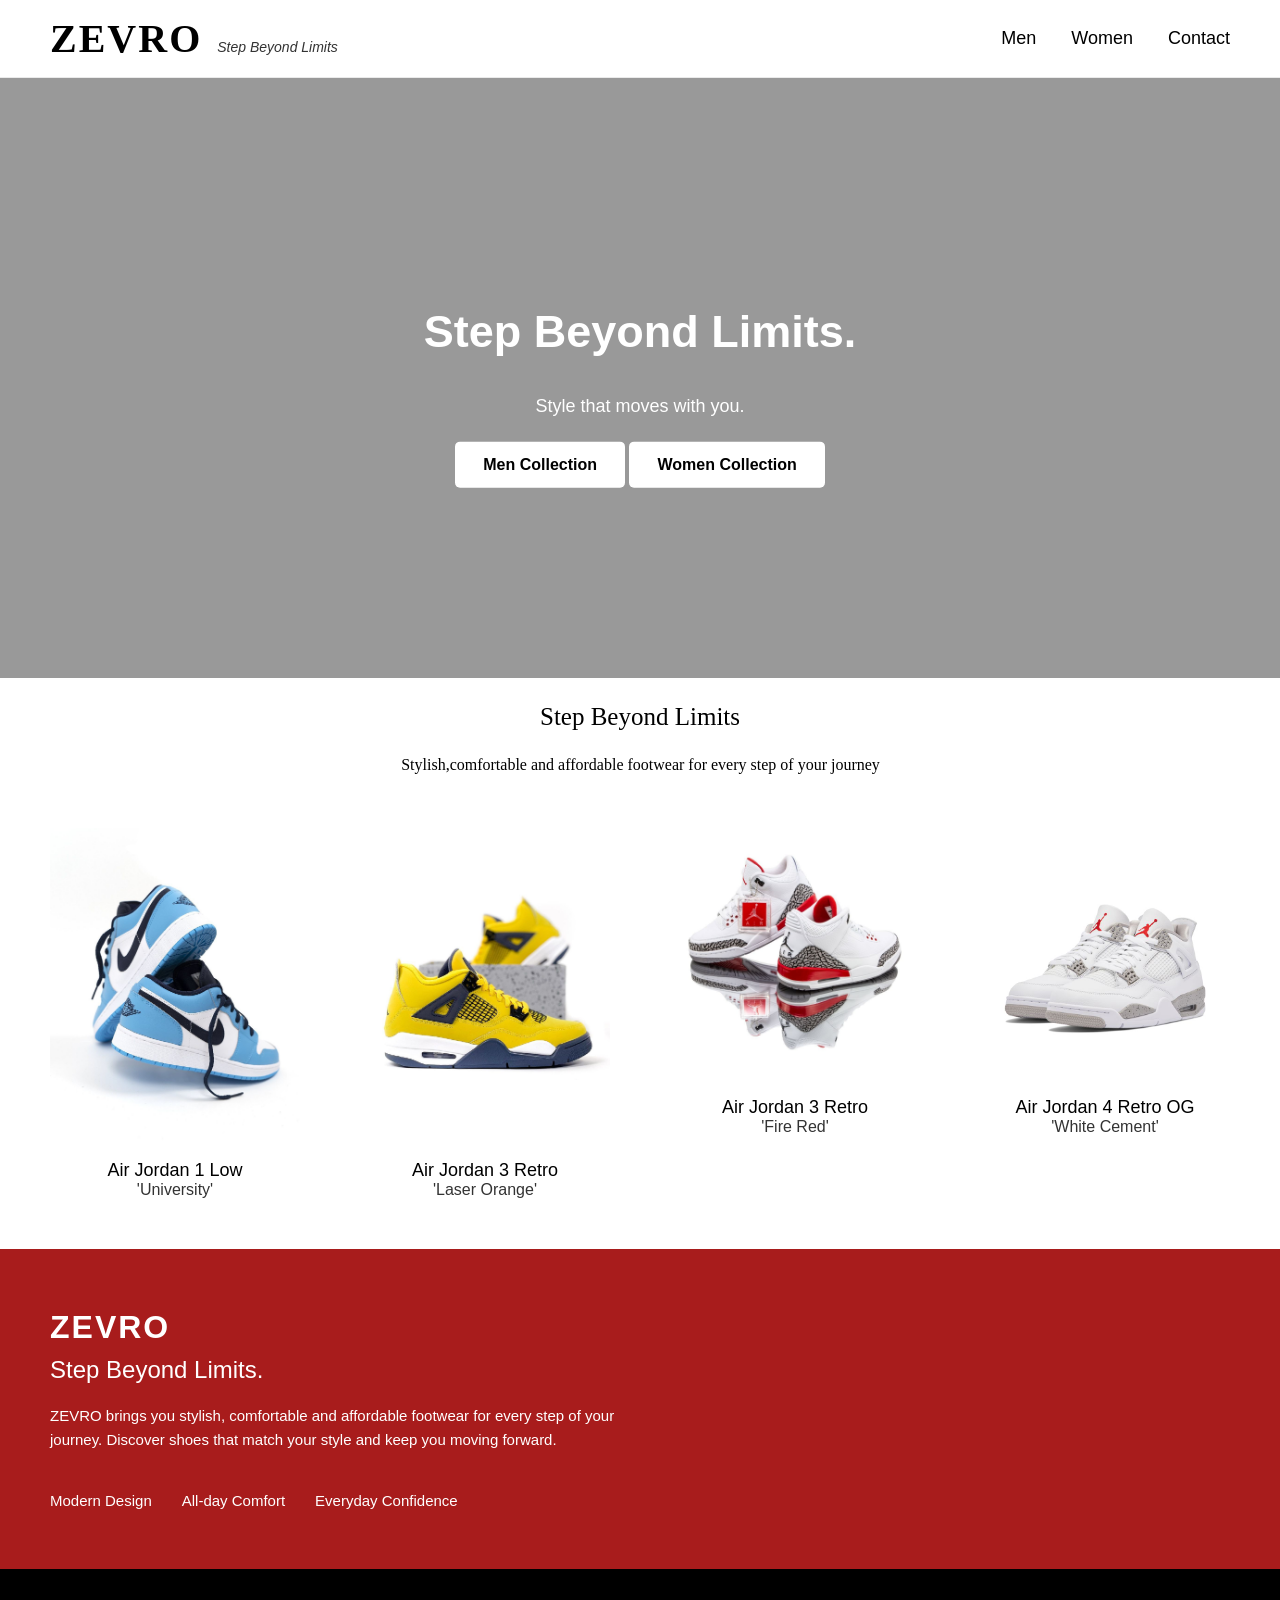
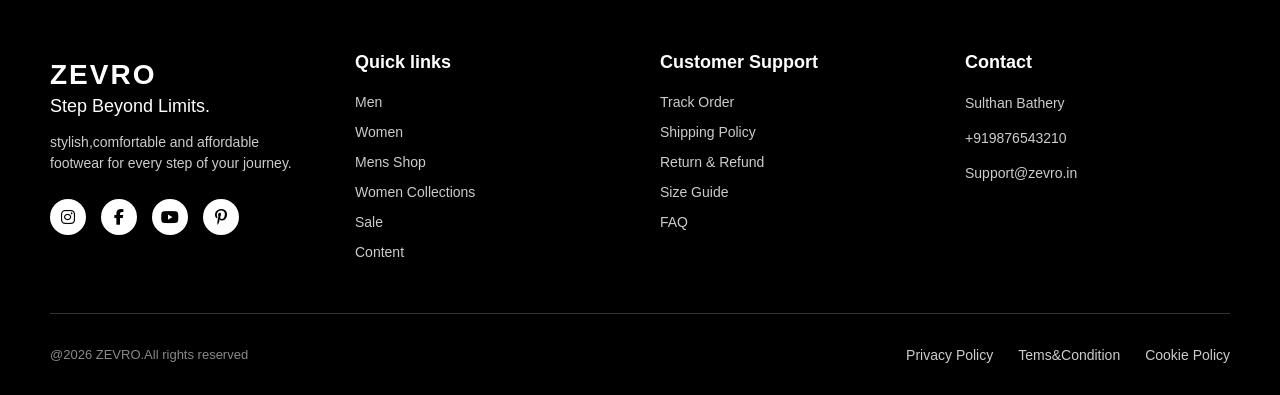
<file: index.html>
<!DOCTYPE html>
<html lang="en">
<head>
    <meta charset="UTF-8">
    <meta name="viewport" content="width=device-width, initial-scale=1.0">
    <title>Document</title>
    <link rel="stylesheet" href="index.css" type="text/css">
    <link rel="stylesheet" href="https://cdnjs.cloudflare.com/ajax/libs/font-awesome/6.4.0/css/all.min.css">
</head>
<body>
    <nav class="navbar">
        <div class="logo-section">
            <h1 class="logo">ZEVRO</h1>
            <span class="tagline">Step Beyond Limits</span>
        </div>
        <ul class="nav-links">
            <li><a href="men.html">Men</a></li>
            <li><a href="women.html">Women</a></li>
            <li><a href="contact.html">Contact</a></li>
        </ul>
    </nav>
    <section class="hero">
            <video loop autoplay muted playsinline>
                <source src="video.mp4" type="video/mp4">
            </video>
            <div class="hero-content">
                <h1>Step Beyond Limits.</h1>
                <p>Style that moves with you.</p>
                <a href="men.html" class="shop-btn">Men Collection</a>
                <a href="women.html" class="shop-btn">Women Collection</a>
            </div>
    </section>
    <div class="demo-head">
        <p class="headofdemo">Step Beyond Limits</p>
        <p class="tagofdemo">Stylish,comfortable and affordable footwear for every step of your journey</p>
    </div>
    <div class="products-section">
        <div class="product-card">
            <img src="shoes1.jpg" alt="Air Jordan 1 Low">
            <a href="shop.html">Air Jordan 1 Low</a>
            <p>'University'</p>
        </div>
        <div class="product-card">
            <img src="shoes2.jpg" alt="Air Jordan 3 Retro">
            <a href="shop.html">Air Jordan 3 Retro</a>
            <p>'Laser Orange'</p>
        </div>
        <div class="product-card">
            <img src="shoes3.jpg" alt="Air Jordan 3 Retro">
            <a href="shop.html">Air Jordan 3 Retro</a>
            <p>'Fire Red'</p>
        </div>
        <div class="product-card">
            <img src="shoes4.jpg" alt="Air Jordan 4 Retro OG">
            <a href="shop.html">Air Jordan 4 Retro OG</a>
            <p>'White Cement'</p>
        </div>
    </div>
    <div class="banner-section">
        <div class="banner-content">
            <h2>ZEVRO</h2>
            <h3>Step Beyond Limits.</h3>
            <p>ZEVRO brings you stylish, comfortable and affordable footwear for every step of your journey. Discover shoes that match your style and keep you moving forward.</p>
            <div class="banner-features">
                <span>Modern Design</span>
                <span>All-day Comfort</span>
                <span>Everyday Confidence</span>
            </div>
        </div>
        <div class="banner-video">
            <video autoplay loop muted playsinline>
                <source src="video2.mp4" type="video/mp4">
            </video>
        </div>
    </div>
    <footer class="footer">
    <div class="footer-container">
        <div class="footer-col brand-col">
            <h2>ZEVRO</h2>
            <h3>Step Beyond Limits.</h3>
            <p>stylish,comfortable and affordable footwear for every step of your journey.</p>
            <div class="social-icons">
                <a href="#"><i class="fab fa-instagram"></i></a>
                <a href="#"><i class="fab fa-facebook-f"></i></a>
                <a href="#"><i class="fab fa-youtube"></i></a>
                <a href="#"><i class="fab fa-pinterest-p"></i></a>
            </div>
        </div>
        <div class="footer-col">
            <h4>Quick links</h4>
            <ul>
                <li><a href="men.html">Men</a></li>
                <li><a href="women.html">Women</a></li>
                <li><a href="men-collections.html">Mens Shop</a></li>
                <li><a href="women-collections.html">Women Collections</a></li>
                <li><a href="#">Sale</a></li>
                <li><a href="contact.html">Content</a></li>
            </ul>
        </div>
        <div class="footer-col">
            <h4>Customer Support</h4>
            <ul>
                <li><a href="#">Track Order</a></li>
                <li><a href="#">Shipping Policy</a></li>
                <li><a href="#">Return & Refund</a></li>
                <li><a href="#">Size Guide</a></li>
                <li><a href="#">FAQ</a></li>
            </ul>
        </div>
        <div class="footer-col">
            <h4>Contact</h4>
            <p class="contact-info">Sulthan Bathery</p>
            <p class="contact-info">+919876543210</p>
            <p class="contact-info">Support@zevro.in</p>
        </div>
    </div>
    <div class="footer-bottom">
        <p>@2026 ZEVRO.All rights reserved</p>
        <div class="footer-bottom-links">
            <a href="#">Privacy Policy</a>
            <a href="#">Tems&Condition</a>
            <a href="#">Cookie Policy</a>
        </div>
    </div>
    </footer>
</body>
</html>
</file>
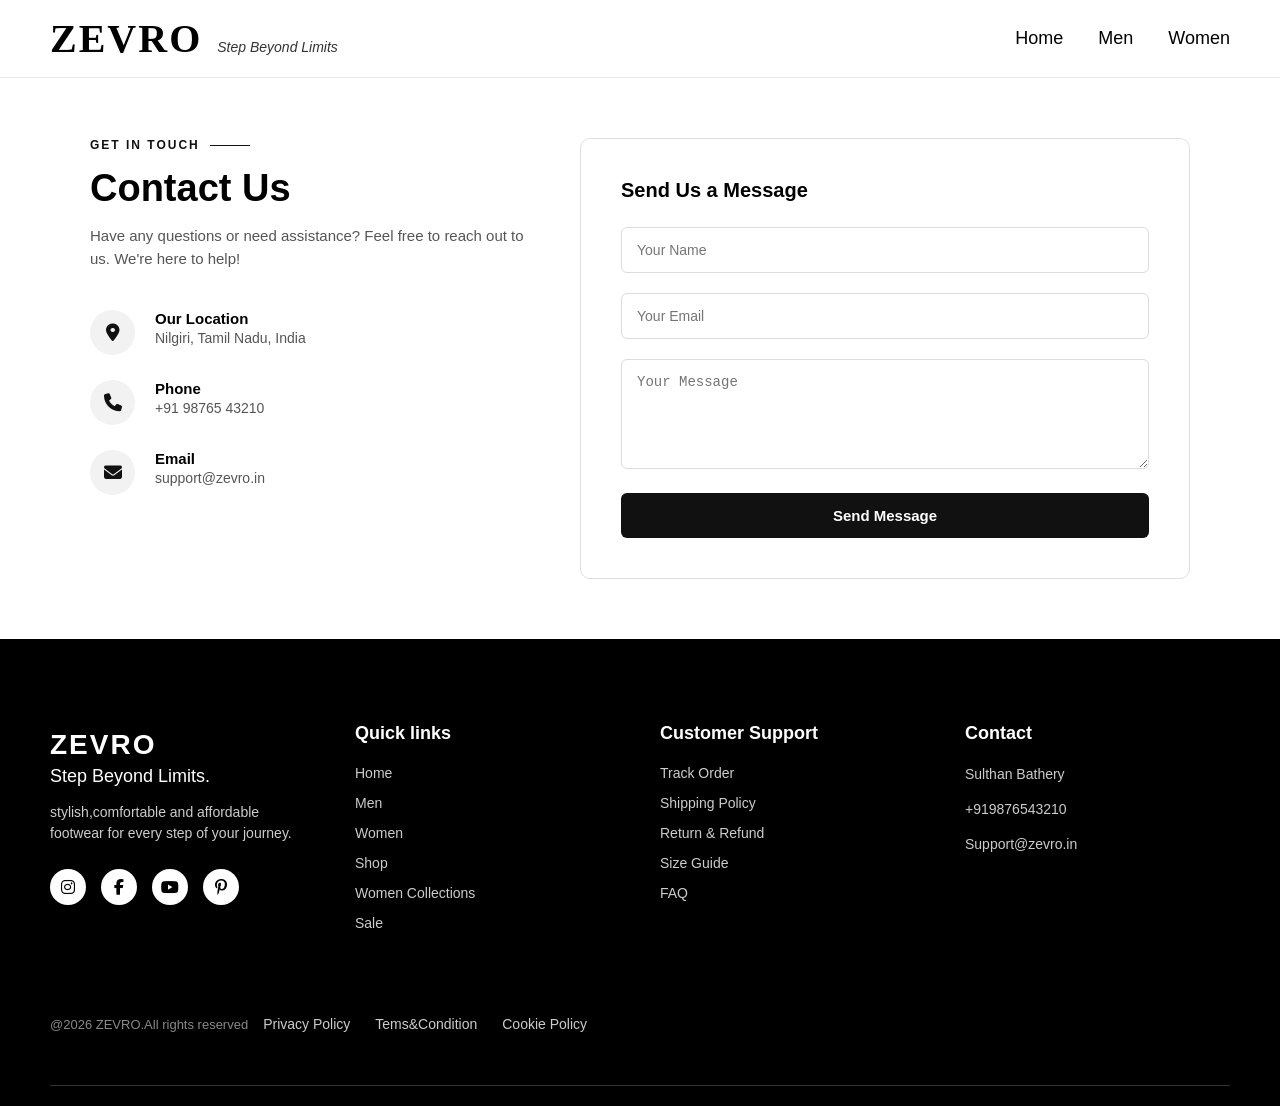
<file: contact.html>
<!DOCTYPE html>
<html lang="en">
<head>
    <meta charset="UTF-8">
    <meta name="viewport" content="width=device-width, initial-scale=1.0">
    <title>Document</title>
    <link rel="stylesheet" href="contact.css" type="text/css">
    <link rel="stylesheet" href="https://cdnjs.cloudflare.com/ajax/libs/font-awesome/6.4.0/css/all.min.css">
</head>
<body>
    <nav class="navbar">
        <div class="logo-section">
            <h1 class="logo">ZEVRO</h1>
            <span class="tagline">Step Beyond Limits</span>
        </div>
        <ul class="nav-links">
            <li><a href="index.html">Home</a></li>
            <li><a href="men.html">Men</a></li>
            <li><a href="women.html">Women</a></li>
        </ul>
    </nav>
    <div class="contact-section">
        <div class="contact-left">
            <div class="contact-tag">GET IN TOUCH</div>
            <h2>Contact Us</h2>
            <p class="contact-desc">Have any questions or need assistance? Feel free to reach out to us. We're here to help!</p>
            <div class="contact-info-list">
                <div class="info-item">
                    <div class="info-icon"><i class="fa-solid fa-location-dot"></i></div>
                    <div>
                        <h4>Our Location</h4>
                        <p>Nilgiri, Tamil Nadu, India</p>
                    </div>
                </div>
                <div class="info-item">
                    <div class="info-icon"><i class="fa-solid fa-phone"></i></div>
                    <div>
                        <h4>Phone</h4>
                        <p>+91 98765 43210</p>
                    </div>
                </div>
                <div class="info-item">
                    <div class="info-icon"><i class="fa-solid fa-envelope"></i></div>
                    <div>
                        <h4>Email</h4>
                        <p>support@zevro.in</p>
                    </div>
                </div>
            </div>
        </div>
        <div class="contact-right">
            <form class="contact-form" id="contactForm" onsubmit="sendContactToWhatsApp(event)">
                <h3>Send Us a Message</h3>
                <div class="form-group">
                    <input type="text" id="contactName" placeholder="Your Name" required>
                </div>
                <div class="form-group">
                    <input type="email" id="contactEmail" placeholder="Your Email" required>
                </div>
                <div class="form-group">
                    <textarea id="contactMessage" placeholder="Your Message" rows="5" required></textarea>
                </div>
                <button type="submit" class="send-btn">Send Message</button>
            </form>
        </div>
    </div>
    <footer class="footer">
        <div class="footer-container">
            <div class="footer-col brand-col">
                <h2>ZEVRO</h2>
                <h3>Step Beyond Limits.</h3>
                <p>stylish,comfortable and affordable footwear for every step of your journey.</p>
                <div class="social-icons">
                    <a href="#"><i class="fab fa-instagram"></i></a>
                    <a href="#"><i class="fab fa-facebook-f"></i></a>
                    <a href="#"><i class="fab fa-youtube"></i></a>
                    <a href="#"><i class="fab fa-pinterest-p"></i></a>
                </div>
            </div>
            <div class="footer-col">
                <h4>Quick links</h4>
                <ul>
                    <li><a href="index.html">Home</a></li>
                    <li><a href="men.html">Men</a></li>
                    <li><a href="women.html">Women</a></li>
                    <li><a href="shop.html">Shop</a></li>
                    <li><a href="women-collections.html">Women Collections</a></li>
                    <li><a href="#">Sale</a></li>
                </ul>
            </div>
            <div class="footer-col">
                <h4>Customer Support</h4>
                <ul>
                    <li><a href="#">Track Order</a></li>
                    <li><a href="#">Shipping Policy</a></li>
                    <li><a href="#">Return & Refund</a></li>
                    <li><a href="#">Size Guide</a></li>
                    <li><a href="#">FAQ</a></li>
                </ul>
            </div>
            <div class="footer-col">
                <h4>Contact</h4>
                <p class="contact-info">Sulthan Bathery</p>
                <p class="contact-info">+919876543210</p>
                <p class="contact-info">Support@zevro.in</p>
            </div>
            <div class="footer-bottom">
                <p>@2026 ZEVRO.All rights reserved</p>
                <div class="footer-bottom-links">
                    <a href="#">Privacy Policy</a>
                    <a href="#">Tems&Condition</a>
                    <a href="#">Cookie Policy</a>
                </div>
            </div>
        </div>
    </footer>
    <script>
        function sendContactToWhatsApp(event) {
            event.preventDefault();
            let name = document.getElementById('contactName').value;
            let email = document.getElementById('contactEmail').value;
            let messageContent = document.getElementById('contactMessage').value;
            let whatsappNumber = "919566110352"; 
            let text = `*New Contact Message!*\n\n` +
            `*Name:* ${name}\n` +
            `*Email:* ${email}\n` +
            `*Message:* ${messageContent}`;
            let url = `https://wa.me/${whatsappNumber}?text=` + encodeURIComponent(text);
            window.open(url, '_blank');
        }
    </script>
</body>
</html>
</file>
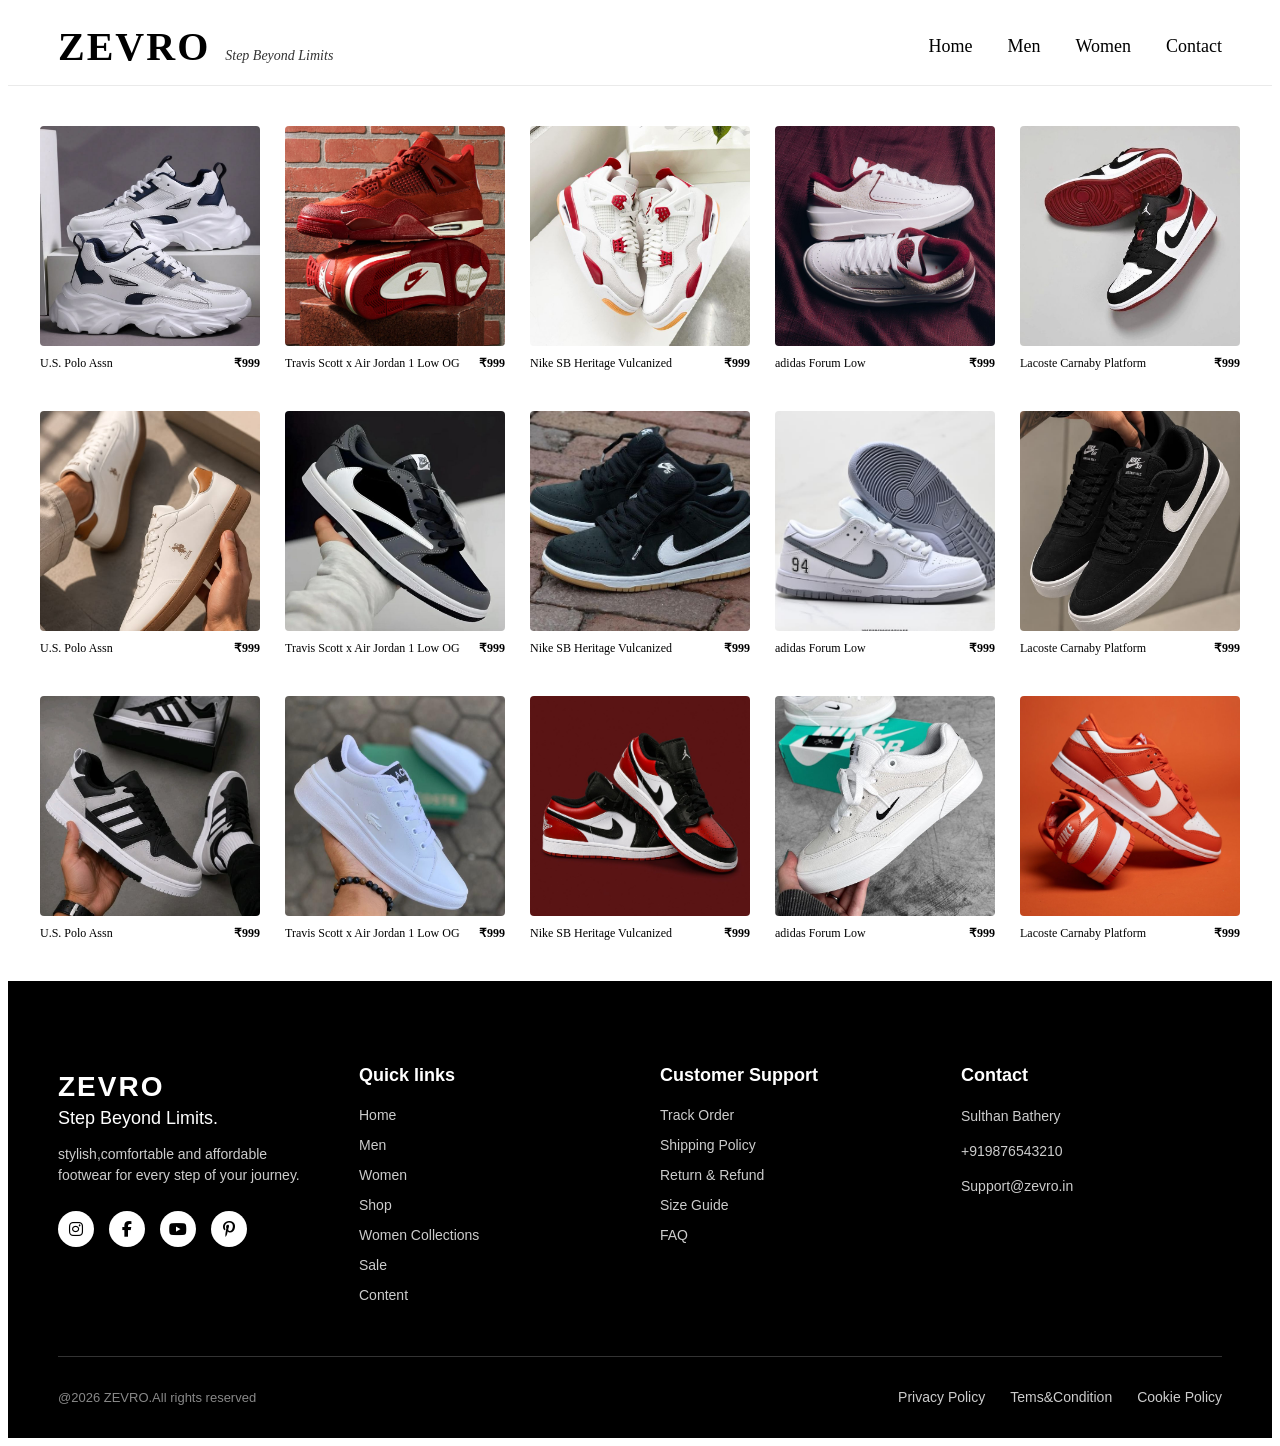
<file: men-collections.html>
<!DOCTYPE html>
<html lang="en">
<head>
    <meta charset="UTF-8">
    <meta name="viewport" content="width=device-width, initial-scale=1.0">
    <title>Document</title>
    <link rel="stylesheet" href="collections.css" type="text/css">
    <link rel="stylesheet" href="https://cdnjs.cloudflare.com/ajax/libs/font-awesome/6.4.0/css/all.min.css">
</head>
<body>
    <nav class="navbar">
        <div class="logo-section">
            <h1 class="logo">ZEVRO</h1>
            <span class="tagline">Step Beyond Limits</span>
        </div>
        <ul class="nav-links">
            <li><a href="index.html">Home</a></li>
            <li><a href="men.html">Men</a></li>
            <li><a href="women.html">Women</a></li>
            <li><a href="contact.html">Contact</a></li>
        </ul>
    </nav>
    <div class="featured-section">
        <div class="products-grid">
            <div class="product-item">
                <div class="product-img">
                    <img src="sell1.jpg" alt="Running Shoes for men">
                </div>
                <div class="product-footer">
                    <span class="product-title"><a class="product-title-link" href="shop.html">U.S. Polo Assn</a></span>
                    <span class="product-price">₹999</span>
                </div>
            </div>
            <div class="product-item">
                <div class="product-img">
                    <img src="sell2.jpg" alt="Running Shoes for men">
                </div>
                <div class="product-footer">
                    <span class="product-title"><a class="product-title-link" href="shop.html">Travis Scott x Air Jordan 1 Low OG</a></span>
                    <span class="product-price">₹999</span>
                </div>
            </div>
            <div class="product-item">
                <div class="product-img">
                    <img src="sell3.jpg" alt="Running Shoes for men">
                </div>
                <div class="product-footer">
                    <span class="product-title"><a class="product-title-link" href="shop.html">Nike SB Heritage Vulcanized</a></span>
                    <span class="product-price">₹999</span>
                </div>
            </div>
            <div class="product-item">
                <div class="product-img">
                    <img src="sell4.jpg" alt="Running Shoes for men">
                </div>
                <div class="product-footer">
                    <span class="product-title"><a class="product-title-link" href="shop.html">adidas Forum Low</a></span>
                    <span class="product-price">₹999</span>
                </div>
            </div>
            <div class="product-item">
                <div class="product-img">
                    <img src="sell5.jpg" alt="Running Shoes for men">
                </div>
                <div class="product-footer">
                    <span class="product-title"><a class="product-title-link" href="shop.html">Lacoste Carnaby Platform</a></span>
                    <span class="product-price">₹999</span>
                </div>
            </div>
        </div>
    </div>
    <div class="featured-section">
        <div class="products-grid">
            <div class="product-item">
                <div class="product-img">
                    <img src="sell6.jpg" alt="Running Shoes for men">
                </div>
                <div class="product-footer">
                    <span class="product-title"><a class="product-title-link" href="shop.html">U.S. Polo Assn</a></span>
                    <span class="product-price">₹999</span>
                </div>
            </div>
            <div class="product-item">
                <div class="product-img">
                    <img src="sell7.jpg" alt="Running Shoes for men">
                </div>
                <div class="product-footer">
                    <span class="product-title"><a class="product-title-link" href="shop.html">Travis Scott x Air Jordan 1 Low OG</a></span>
                    <span class="product-price">₹999</span>
                </div>
            </div>
            <div class="product-item">
                <div class="product-img">
                    <img src="sell8.jpg" alt="Running Shoes for men">
                </div>
                <div class="product-footer">
                    <span class="product-title"><a class="product-title-link" href="shop.html">Nike SB Heritage Vulcanized</a></span>
                    <span class="product-price">₹999</span>
                </div>
            </div>
            <div class="product-item">
                <div class="product-img">
                    <img src="sell9.jpg" alt="Running Shoes for men">
                </div>
                <div class="product-footer">
                    <span class="product-title"><a class="product-title-link" href="shop.html">adidas Forum Low</a></span>
                    <span class="product-price">₹999</span>
                </div>
            </div>
            <div class="product-item">
                <div class="product-img">
                    <img src="sell10.jpg" alt="Running Shoes for men">
                </div>
                <div class="product-footer">
                    <span class="product-title"><a class="product-title-link" href="shop.html">Lacoste Carnaby Platform</a></span>
                    <span class="product-price">₹999</span>
                </div>
            </div>
        </div>
    </div>
    <div class="featured-section">
        <div class="products-grid">
            <div class="product-item">
                <div class="product-img">
                    <img src="sell11.jpg" alt="Running Shoes for men">
                </div>
                <div class="product-footer">
                    <span class="product-title"><a class="product-title-link" href="shop.html">U.S. Polo Assn</a></span>
                    <span class="product-price">₹999</span>
                </div>
            </div>
            <div class="product-item">
                <div class="product-img">
                    <img src="sell12.jpg" alt="Running Shoes for men">
                </div>
                <div class="product-footer">
                    <span class="product-title"><a class="product-title-link" href="shop.html">Travis Scott x Air Jordan 1 Low OG</a></span>
                    <span class="product-price">₹999</span>
                </div>
            </div>
            <div class="product-item">
                <div class="product-img">
                    <img src="style9.jpg" alt="Running Shoes for men">
                </div>
                <div class="product-footer">
                    <span class="product-title"><a class="product-title-link" href="shop.html">Nike SB Heritage Vulcanized</a></span>
                    <span class="product-price">₹999</span>
                </div>
            </div>
            <div class="product-item">
                <div class="product-img">
                    <img src="sell13.jpg" alt="Running Shoes for men">
                </div>
                <div class="product-footer">
                    <span class="product-title"><a class="product-title-link" href="shop.html">adidas Forum Low</a></span>
                    <span class="product-price">₹999</span>
                </div>
            </div>
            <div class="product-item">
                <div class="product-img">
                    <img src="style10.jpg" alt="Running Shoes for men">
                </div>
                <div class="product-footer">
                    <span class="product-title"><a class="product-title-link" href="shop.html">Lacoste Carnaby Platform</a></span>
                    <span class="product-price">₹999</span>
                </div>
            </div>
        </div>
    </div>
    <footer class="footer">
    <div class="footer-container">
        <div class="footer-col brand-col">
            <h2>ZEVRO</h2>
            <h3>Step Beyond Limits.</h3>
            <p>stylish,comfortable and affordable footwear for every step of your journey.</p>
            <div class="social-icons">
                <a href="#"><i class="fab fa-instagram"></i></a>
                <a href="#"><i class="fab fa-facebook-f"></i></a>
                <a href="#"><i class="fab fa-youtube"></i></a>
                <a href="#"><i class="fab fa-pinterest-p"></i></a>
            </div>
        </div>
        <div class="footer-col">
            <h4>Quick links</h4>
            <ul>
                <li><a href="index.html">Home</a></li>
                <li><a href="men.html">Men</a></li>
                <li><a href="women.html">Women</a></li>
                <li><a href="shop.html">Shop</a></li>
                <li><a href="women-collections.html">Women Collections</a></li>
                <li><a href="#">Sale</a></li>
                <li><a href="contact.html">Content</a></li>
            </ul>
        </div>
        <div class="footer-col">
            <h4>Customer Support</h4>
            <ul>
                <li><a href="#">Track Order</a></li>
                <li><a href="#">Shipping Policy</a></li>
                <li><a href="#">Return & Refund</a></li>
                <li><a href="#">Size Guide</a></li>
                <li><a href="#">FAQ</a></li>
            </ul>
        </div>
        <div class="footer-col">
            <h4>Contact</h4>
            <p class="contact-info">Sulthan Bathery</p>
            <p class="contact-info">+919876543210</p>
            <p class="contact-info">Support@zevro.in</p>
        </div>
    </div>
    <div class="footer-bottom">
        <p>@2026 ZEVRO.All rights reserved</p>
        <div class="footer-bottom-links">
            <a href="#">Privacy Policy</a>
            <a href="#">Tems&Condition</a>
            <a href="#">Cookie Policy</a>
        </div>
    </div>
    </footer>
</body>
</html>
</file>
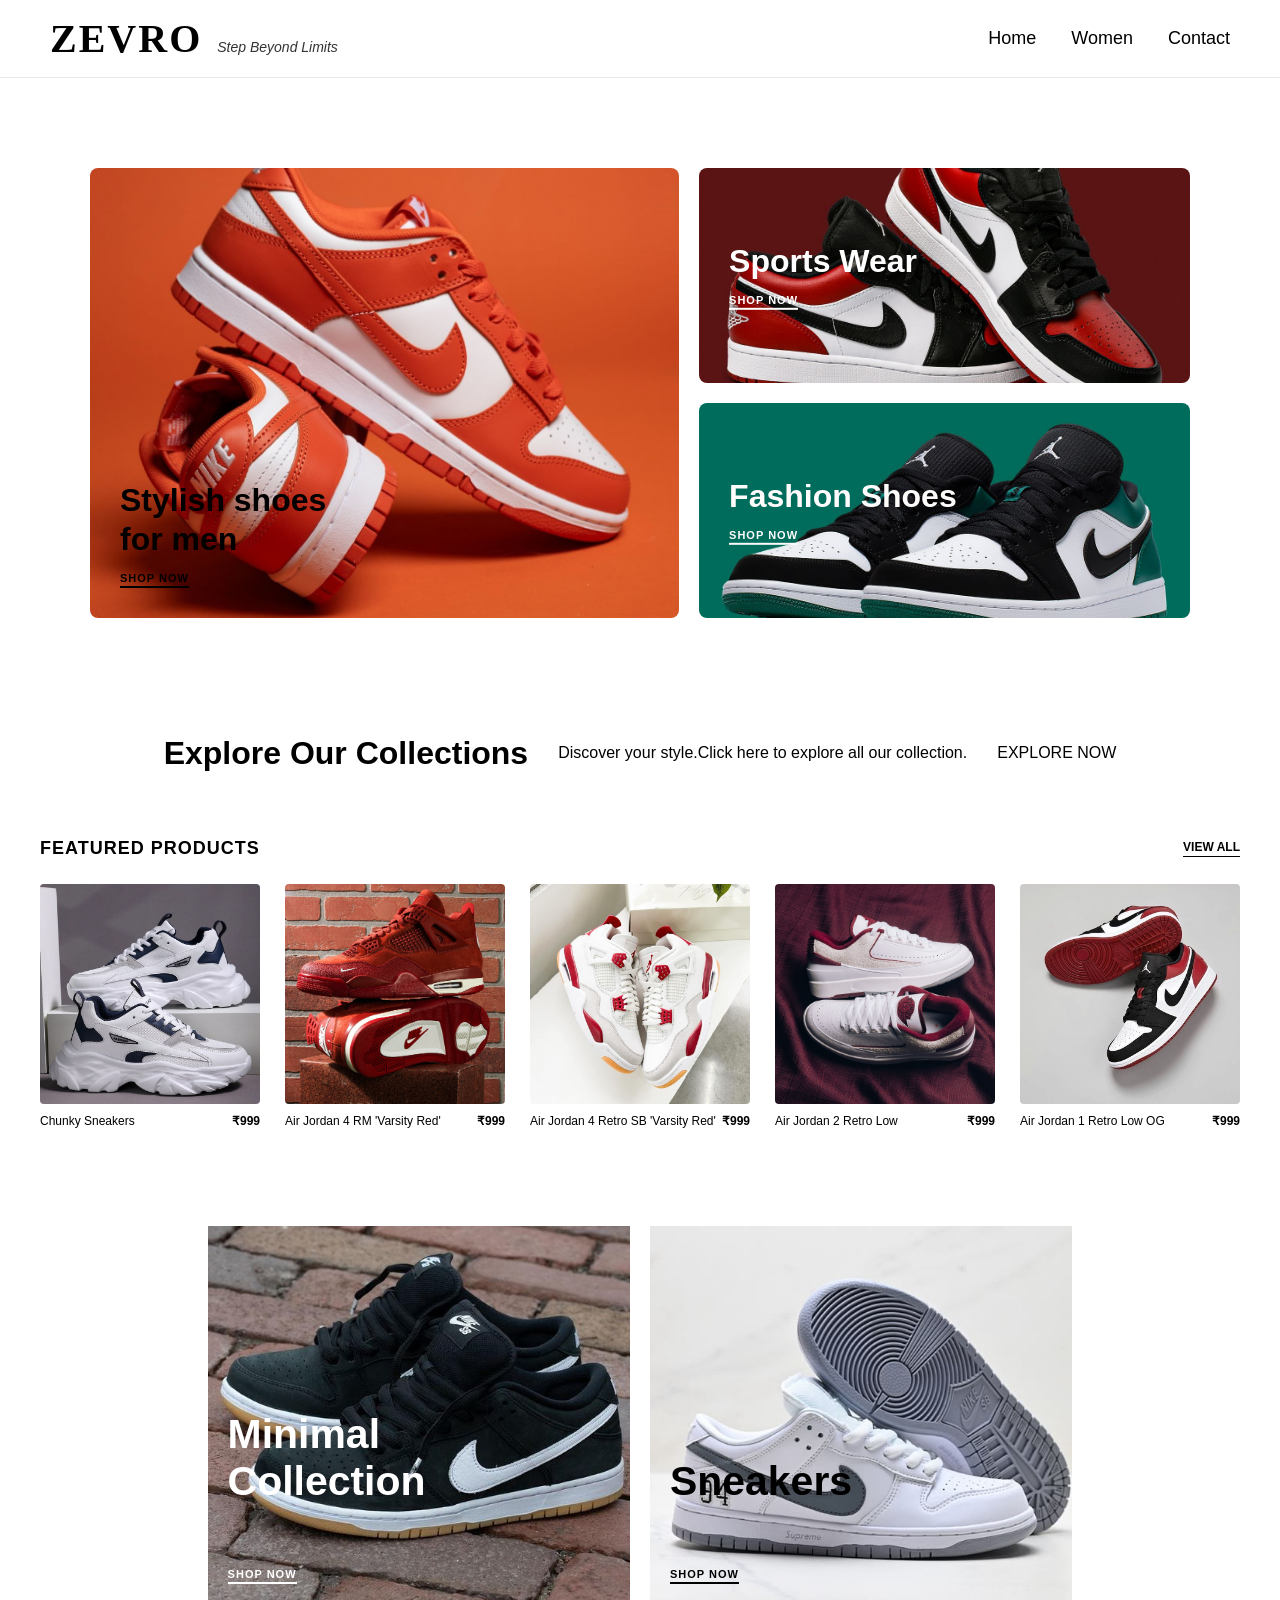
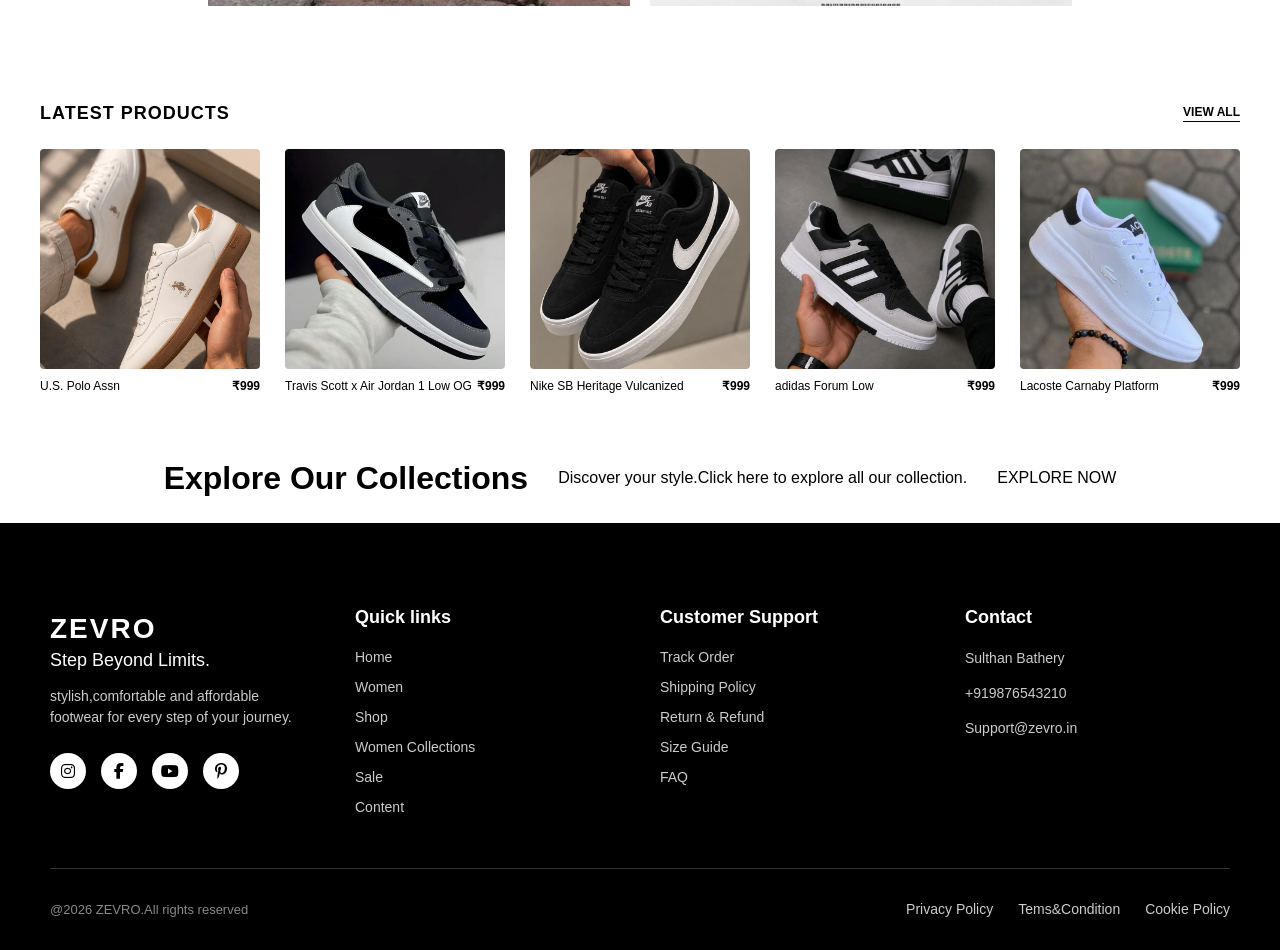
<file: men.html>
<!DOCTYPE html>
<html lang="en">
<head>
    <meta charset="UTF-8">
    <meta name="viewport" content="width=device-width, initial-scale=1.0">
    <title>Document</title>
    <link rel="stylesheet" href="men.css" type="text/css">
    <link rel="stylesheet" href="https://cdnjs.cloudflare.com/ajax/libs/font-awesome/6.4.0/css/all.min.css">
</head>
<body>
    <nav class="navbar">
        <div class="logo-section">
            <h1 class="logo">ZEVRO</h1>
            <span class="tagline">Step Beyond Limits</span>
        </div>
        <ul class="nav-links">
            <li><a href="index.html">Home</a></li>
            <li><a href="women.html">Women</a></li>
            <li><a href="contact.html">Contact</a></li>
        </ul>
    </nav>
    <div class="box">
        <div class="carousel-container">
            <div class="carousel-slide">
                <div class="slide-card left-card">
                    <img src="style10.jpg" alt="Stylish shoes for men">
                    <div class="card-content">
                        <h3>Stylish shoes <br>for men</h3>
                        <a href="shop.html" class="shop-btn">SHOP NOW</a>
                    </div>
                </div>
                <div class="right-column">
                    <div class="slide-card right-top-card">
                        <img src="style9.jpg" alt="Sports Wear">
                        <div class="card-content">
                            <h3>Sports Wear</h3>
                            <a href="shop.html" class="shop-btn">SHOP NOW</a>
                        </div>
                    </div>
                    <div class="slide-card right-bottom-card">
                        <img src="style8.jpg" alt="Fashion Shoes">
                        <div class="card-content">
                            <h3>Fashion Shoes</h3>
                            <a href="shop.html" class="shop-btn">SHOP NOW</a>
                        </div>
                    </div>
                </div>
            </div>
        </div>
    </div>
    <div class="off">
        <h1>Explore Our Collections</h1>
        <p>Discover your style.Click here to explore all our collection.</p>
        <a href="men-collections.html">EXPLORE NOW</a>
    </div>
    <div class="featured-section">
        <div class="featured-header">
            <h2>FEATURED PRODUCTS</h2>
            <a href="men-collections.html" class="view-all">VIEW ALL</a>
        </div>
        <div class="products-grid">
            <div class="product-item">
                <div class="product-img">
                    <img src="sell1.jpg" alt="Running Shoes for men">
                </div>
                <div class="product-footer">
                    <span class="product-title"><a class="product-title-link" href="shop.html">Chunky Sneakers</a></span>
                    <span class="product-price">₹999</span>
                </div>
            </div>
            <div class="product-item">
                <div class="product-img">
                    <img src="sell2.jpg" alt="Running Shoes for men">
                </div>
                <div class="product-footer">
                    <span class="product-title"><a class="product-title-link" href="shop.html">Air Jordan 4 RM 'Varsity Red'</a></span>
                    <span class="product-price">₹999</span>
                </div>
            </div>
            <div class="product-item">
                <div class="product-img">
                    <img src="sell3.jpg" alt="Running Shoes for men">
                </div>
                <div class="product-footer">
                    <span class="product-title"><a class="product-title-link" href="shop.html">Air Jordan 4 Retro SB 'Varsity Red'</a></span>
                    <span class="product-price">₹999</span>
                </div>
            </div>
            <div class="product-item">
                <div class="product-img">
                    <img src="sell4.jpg" alt="Running Shoes for men">
                </div>
                <div class="product-footer">
                    <span class="product-title"><a class="product-title-link" href="shop.html">Air Jordan 2 Retro Low</a></span>
                    <span class="product-price">₹999</span>
                </div>
            </div>
            <div class="product-item">
                <div class="product-img">
                    <img src="sell5.jpg" alt="Running Shoes for men">
                </div>
                <div class="product-footer">
                    <span class="product-title"><a class="product-title-link" href="shop.html">Air Jordan 1 Retro Low OG</a></span>
                    <span class="product-price">₹999</span>
                </div>
            </div>
        </div>
    </div>
    <div class="two-boxes">
        <div class="the-box">
            <img class="the-box-photo" src="sell8.jpg" alt="">
            <div class="text-in-box">
                <h3>Minimal <br>Collection</h3>
                <a href="shop.html" class="shop-btn">SHOP NOW</a>
            </div>
        </div>
        <div class="the-box">
            <img class="the-box-photo" src="sell9.jpg" alt="">
            <div class="text-in-box">
                <h3 style="color: black;">Sneakers</h3>
                <a style="color: black;" href="shop.html" class="shop-btn">SHOP NOW</a>
            </div>
        </div>
    </div>
    <div class="featured-section">
        <div class="featured-header">
            <h2>LATEST PRODUCTS</h2>
            <a href="men-collections.html" class="view-all">VIEW ALL</a>
        </div>
        <div class="products-grid">
            <div class="product-item">
                <div class="product-img">
                    <img src="sell6.jpg" alt="Running Shoes for men">
                </div>
                <div class="product-footer">
                    <span class="product-title"><a class="product-title-link" href="shop.html">U.S. Polo Assn</a></span>
                    <span class="product-price">₹999</span>
                </div>
            </div>
            <div class="product-item">
                <div class="product-img">
                    <img src="sell7.jpg" alt="Running Shoes for men">
                </div>
                <div class="product-footer">
                    <span class="product-title"><a class="product-title-link" href="shop.html">Travis Scott x Air Jordan 1 Low OG</a></span>
                    <span class="product-price">₹999</span>
                </div>
            </div>
            <div class="product-item">
                <div class="product-img">
                    <img src="sell10.jpg" alt="Running Shoes for men">
                </div>
                <div class="product-footer">
                    <span class="product-title"><a class="product-title-link" href="shop.html">Nike SB Heritage Vulcanized</a></span>
                    <span class="product-price">₹999</span>
                </div>
            </div>
            <div class="product-item">
                <div class="product-img">
                    <img src="sell11.jpg" alt="Running Shoes for men">
                </div>
                <div class="product-footer">
                    <span class="product-title"><a class="product-title-link" href="shop.html">adidas Forum Low</a></span>
                    <span class="product-price">₹999</span>
                </div>
            </div>
            <div class="product-item">
                <div class="product-img">
                    <img src="sell12.jpg" alt="Running Shoes for men">
                </div>
                <div class="product-footer">
                    <span class="product-title"><a class="product-title-link" href="shop.html">Lacoste Carnaby Platform</a></span>
                    <span class="product-price">₹999</span>
                </div>
            </div>
        </div>
    </div>
    <div class="off">
        <h1>Explore Our Collections</h1>
        <p>Discover your style.Click here to explore all our collection.</p>
        <a href="men-collections.html">EXPLORE NOW</a>
    </div>
    <footer class="footer">
    <div class="footer-container">
        <div class="footer-col brand-col">
            <h2>ZEVRO</h2>
            <h3>Step Beyond Limits.</h3>
            <p>stylish,comfortable and affordable footwear for every step of your journey.</p>
            <div class="social-icons">
                <a href="#"><i class="fab fa-instagram"></i></a>
                <a href="#"><i class="fab fa-facebook-f"></i></a>
                <a href="#"><i class="fab fa-youtube"></i></a>
                <a href="#"><i class="fab fa-pinterest-p"></i></a>
            </div>
        </div>
        <div class="footer-col">
            <h4>Quick links</h4>
            <ul>
                <li><a href="index.html">Home</a></li>
                <li><a href="women.html">Women</a></li>
                <li><a href="shop.html">Shop</a></li>
                <li><a href="women-collections.html">Women Collections</a></li>
                <li><a href="#">Sale</a></li>
                <li><a href="contact.html">Content</a></li>
            </ul>
        </div>
        <div class="footer-col">
            <h4>Customer Support</h4>
            <ul>
                <li><a href="#">Track Order</a></li>
                <li><a href="#">Shipping Policy</a></li>
                <li><a href="#">Return & Refund</a></li>
                <li><a href="#">Size Guide</a></li>
                <li><a href="#">FAQ</a></li>
            </ul>
        </div>
        <div class="footer-col">
            <h4>Contact</h4>
            <p class="contact-info">Sulthan Bathery</p>
            <p class="contact-info">+919876543210</p>
            <p class="contact-info">Support@zevro.in</p>
        </div>
    </div>
    <div class="footer-bottom">
        <p>@2026 ZEVRO.All rights reserved</p>
        <div class="footer-bottom-links">
            <a href="#">Privacy Policy</a>
            <a href="#">Tems&Condition</a>
            <a href="#">Cookie Policy</a>
        </div>
    </div>
    </footer>
</body>
</html>
</file>
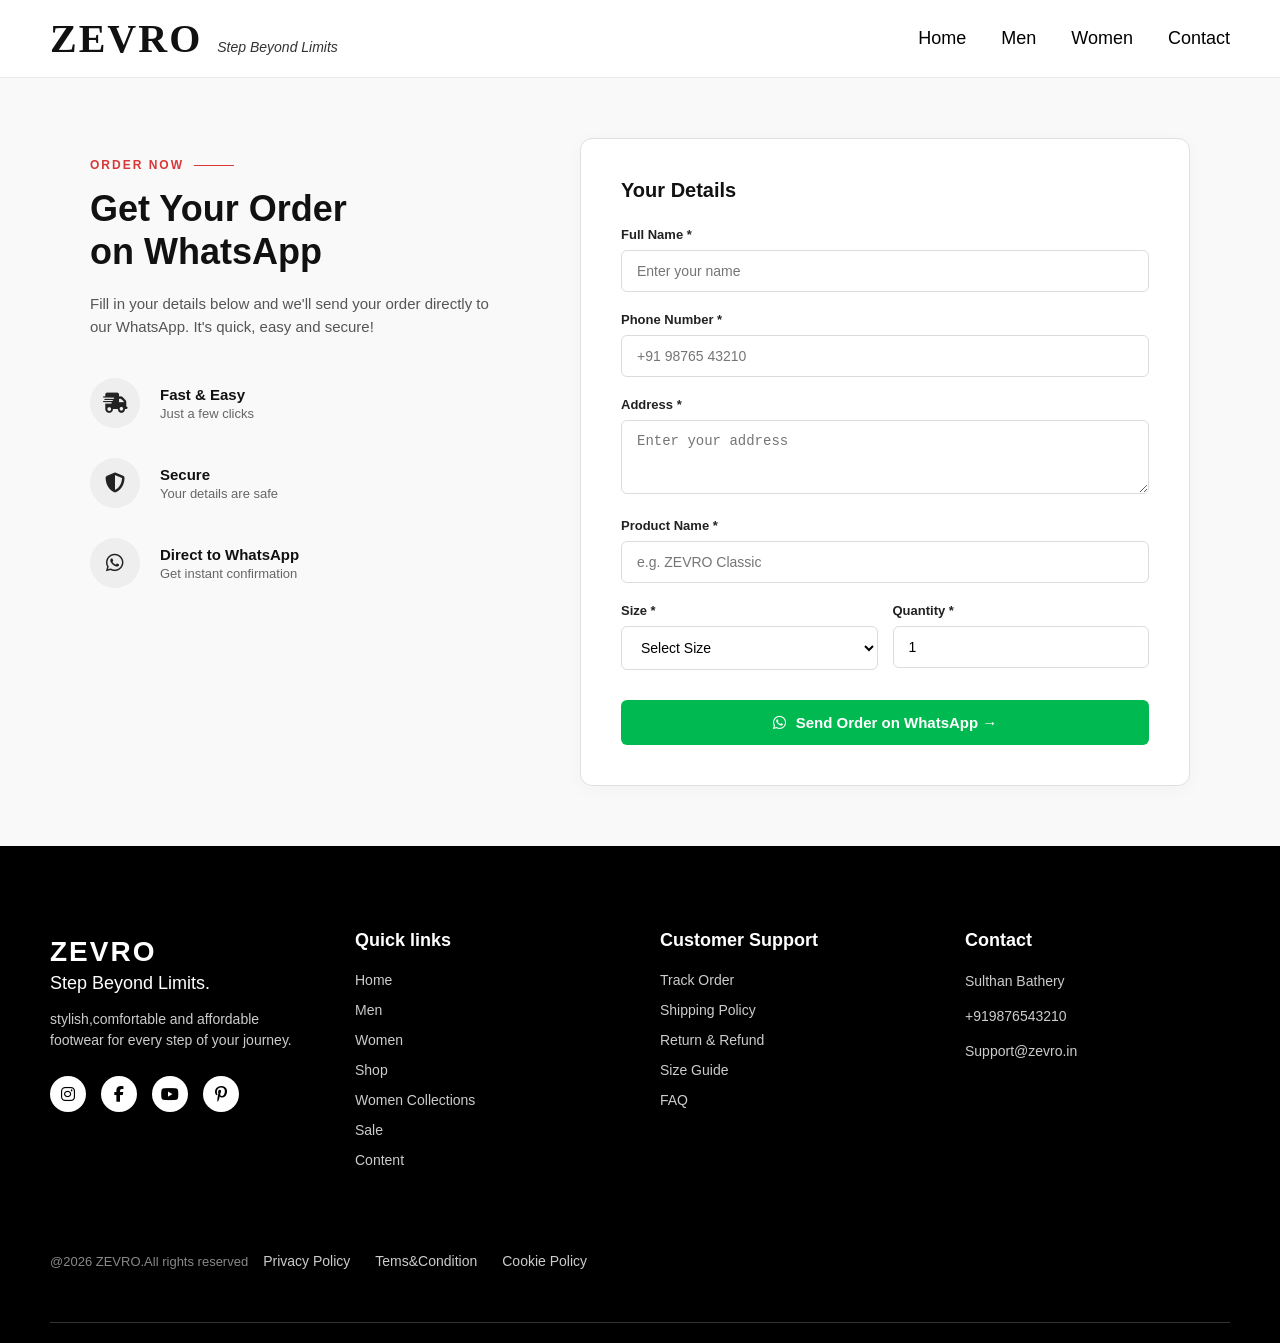
<file: shop.html>
<!DOCTYPE html>
<html lang="en">
<head>
    <meta charset="UTF-8">
    <meta name="viewport" content="width=device-width, initial-scale=1.0">
    <title>Document</title>
    <link rel="stylesheet" href="shop.css" type="text/css">
    <link rel="stylesheet" href="https://cdnjs.cloudflare.com/ajax/libs/font-awesome/6.4.0/css/all.min.css">
</head>
<body>
    <nav class="navbar">
        <div class="logo-section">
            <h1 class="logo">ZEVRO</h1>
            <span class="tagline">Step Beyond Limits</span>
        </div>
        <ul class="nav-links">
            <li><a href="index.html">Home</a></li>
            <li><a href="men.html">Men</a></li>
            <li><a href="women.html">Women</a></li>
            <li><a href="contact.html">Contact</a></li>
        </ul>
    </nav>
    <div class="order-section">
        <div class="order-left">
            <div class="order-tag">ORDER NOW</div>
            <h2>Get Your Order <br>on WhatsApp</h2>
            <p class="order-desc">Fill in your details below and we'll send your order directly to our WhatsApp. It's quick, easy and secure!</p>
            <div class="features-list">
                <div class="feature-item">
                    <div class="feature-icon"><i class="fa-solid fa-truck-fast"></i></div>
                    <div>
                        <h4>Fast & Easy</h4>
                        <p>Just a few clicks</p>
                    </div>
                </div>
                <div class="feature-item">
                    <div class="feature-icon"><i class="fa-solid fa-shield-halved"></i></div>
                    <div>
                        <h4>Secure</h4>
                        <p>Your details are safe</p>
                    </div>
                </div>
                <div class="feature-item">
                    <div class="feature-icon"><i class="fa-brands fa-whatsapp"></i></div>
                    <div>
                        <h4>Direct to WhatsApp</h4>
                        <p>Get instant confirmation</p>
                    </div>
                </div>
            </div>
        </div>
        <div class="order-right">
            <form class="order-form" id="whatsappForm" onsubmit="sendToWhatsApp(event)">
                <h3>Your Details</h3>
                <div class="form-group">
                    <label>Full Name *</label>
                    <input type="text" id="name" placeholder="Enter your name" required>
                </div>
                <div class="form-group">
                    <label>Phone Number *</label>
                    <input type="tel" id="phone" placeholder="+91 98765 43210" required>
                </div>
                <div class="form-group">
                    <label>Address *</label>
                    <textarea id="address" placeholder="Enter your address" rows="3" required></textarea>
                </div>
                <div class="form-group">
                    <label>Product Name *</label>
                    <input type="text" id="product" placeholder="e.g. ZEVRO Classic" required>
                </div>
                <div class="form-row">
                    <div class="form-group half">
                        <label>Size *</label>
                        <select id="size" required>
                            <option value="" disabled selected>Select Size</option>
                            <option value="6">6</option>
                            <option value="7">7</option>
                            <option value="8">8</option>
                            <option value="9">9</option>
                            <option value="10">10</option>
                        </select>
                    </div>
                    <div class="form-group half">
                        <label>Quantity *</label>
                        <input type="number" id="quantity" value="1" min="1" required>
                    </div>
                </div>
                <button type="submit" class="whatsapp-btn">
                    <i class="fa-brands fa-whatsapp"></i> Send Order on WhatsApp &rarr;
                </button>
            </form>
        </div>
    </div>
    <footer class="footer">
    <div class="footer-container">
        <div class="footer-col brand-col">
            <h2>ZEVRO</h2>
            <h3>Step Beyond Limits.</h3>
            <p>stylish,comfortable and affordable footwear for every step of your journey.</p>
            <div class="social-icons">
                <a href="#"><i class="fab fa-instagram"></i></a>
                <a href="#"><i class="fab fa-facebook-f"></i></a>
                <a href="#"><i class="fab fa-youtube"></i></a>
                <a href="#"><i class="fab fa-pinterest-p"></i></a>
            </div>
        </div>
        <div class="footer-col">
            <h4>Quick links</h4>
            <ul>
                <li><a href="index.html">Home</a></li>
                <li><a href="men.html".html">Men</a></li>
                <li><a href="women.html">Women</a></li>
                <li><a href="shop.html">Shop</a></li>
                <li><a href="women-collections.html">Women Collections</a></li>
                <li><a href="#">Sale</a></li>
                <li><a href="contact.html">Content</a></li>
            </ul>
        </div>
        <div class="footer-col">
            <h4>Customer Support</h4>
            <ul>
                <li><a href="#">Track Order</a></li>
                <li><a href="#">Shipping Policy</a></li>
                <li><a href="#">Return & Refund</a></li>
                <li><a href="#">Size Guide</a></li>
                <li><a href="#">FAQ</a></li>
            </ul>
        </div>
        <div class="footer-col">
            <h4>Contact</h4>
            <p class="contact-info">Sulthan Bathery</p>
            <p class="contact-info">+919876543210</p>
            <p class="contact-info">Support@zevro.in</p>
        </div>
        <div class="footer-bottom">
            <p>@2026 ZEVRO.All rights reserved</p>
            <div class="footer-bottom-links">
                <a href="#">Privacy Policy</a>
                <a href="#">Tems&Condition</a>
                <a href="#">Cookie Policy</a>
            </div>
        </div>
    </footer>
    <script>
        function sendToWhatsApp(event) {

            event.preventDefault();
            let name = document.getElementById('name').value;
            let phone = document.getElementById('phone').value;
            let address = document.getElementById('address').value;
            let product = document.getElementById('product').value;
            let size = document.getElementById('size').value;
            let quantity = document.getElementById('quantity').value;

            let whatsappNumber = "919566110352"; 

            let message = `*New Order Received!*\n\n` +
                         `*Name:* ${name}\n` +
                         `*Phone:* ${phone}\n` +
                         `*Address:* ${address}\n` +
                         `*Product:* ${product}\n` +
                         `*Size:* ${size}\n` +
                         `*Quantity:* ${quantity}`;

            let url = `https://wa.me/${whatsappNumber}?text=` + encodeURIComponent(message);
        window.open(url, '_blank');
        }
    </script>
</body>
</html>
</file>
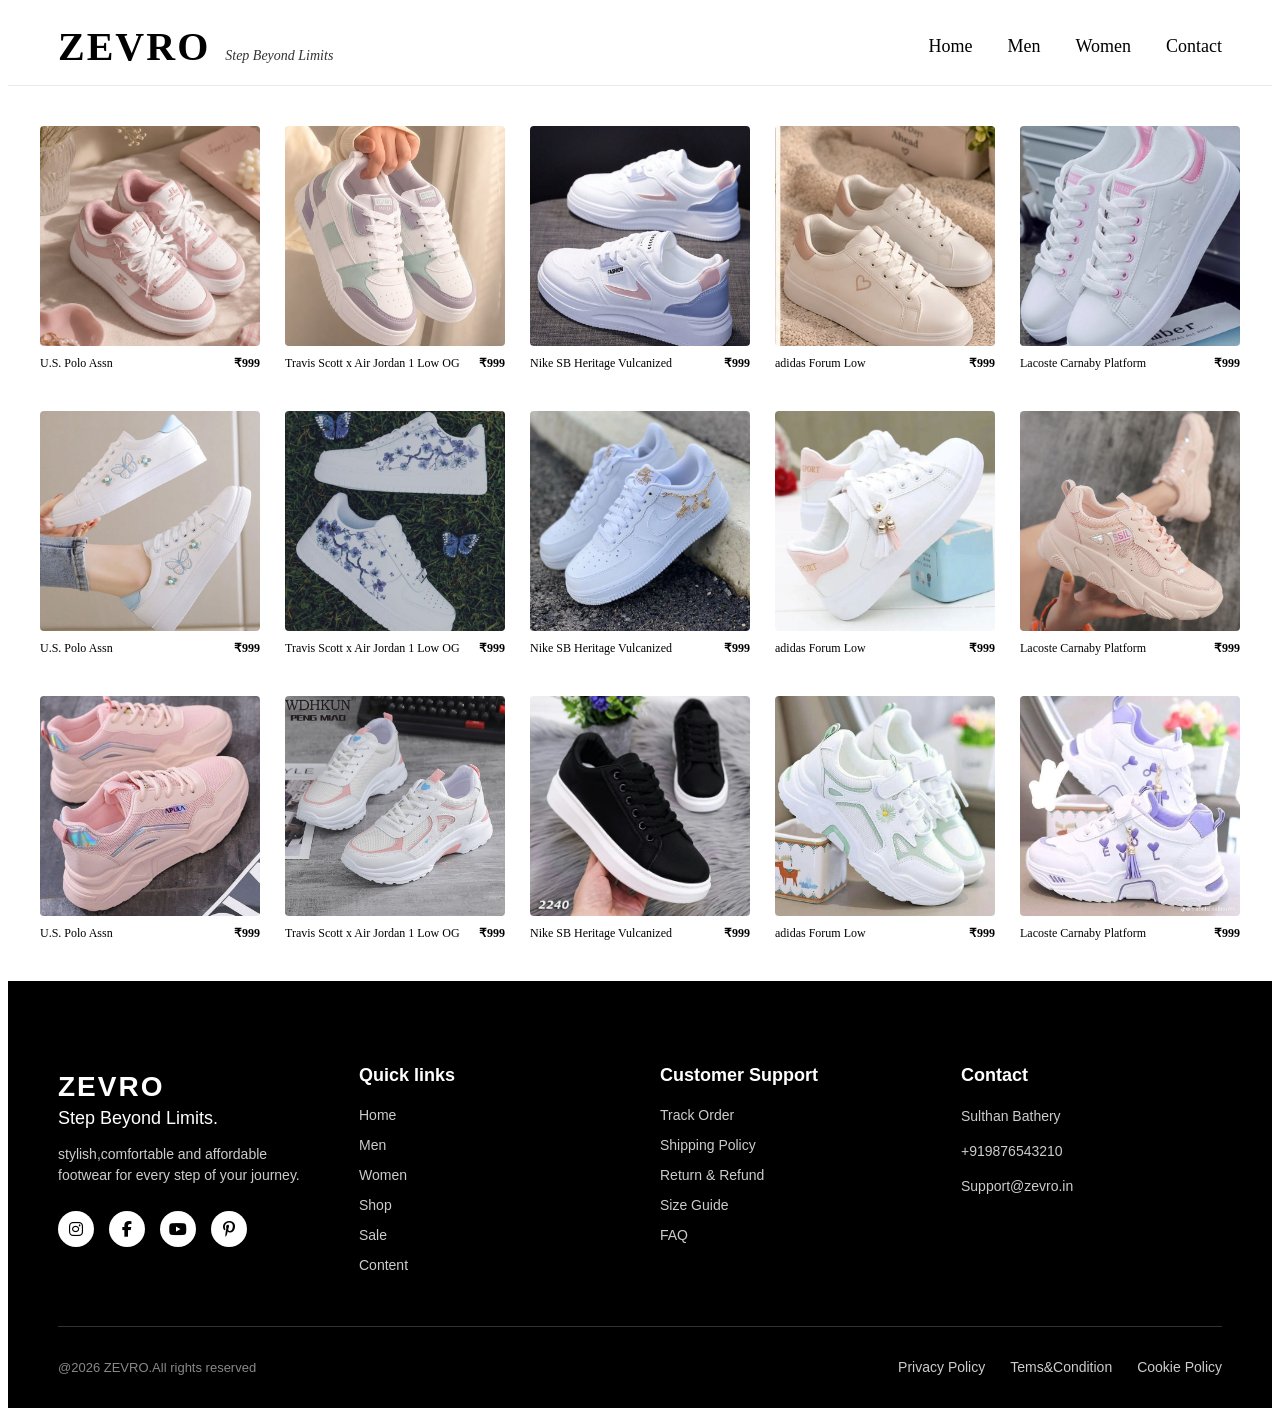
<file: women-collections.html>
<!DOCTYPE html>
<html lang="en">
<head>
    <meta charset="UTF-8">
    <meta name="viewport" content="width=device-width, initial-scale=1.0">
    <title>Document</title>
    <link rel="stylesheet" href="collections.css" type="text/css">
    <link rel="stylesheet" href="https://cdnjs.cloudflare.com/ajax/libs/font-awesome/6.4.0/css/all.min.css">
</head>
<body>
    <nav class="navbar">
        <div class="logo-section">
            <h1 class="logo">ZEVRO</h1>
            <span class="tagline">Step Beyond Limits</span>
        </div>
        <ul class="nav-links">
            <li><a href="index.html">Home</a></li>
            <li><a href="men.html">Men</a></li>
            <li><a href="women.html">Women</a></li>
            <li><a href="contact.html">Contact</a></li>
        </ul>
    </nav>
    <div class="featured-section">
        <div class="products-grid">
            <div class="product-item">
                <div class="product-img">
                    <img src="women1.jpg" alt="Running Shoes for men">
                </div>
                <div class="product-footer">
                    <span class="product-title"><a class="product-title-link" href="shop.html">U.S. Polo Assn</a></span>
                    <span class="product-price">₹999</span>
                </div>
            </div>
            <div class="product-item">
                <div class="product-img">
                    <img src="women2.jpg" alt="Running Shoes for men">
                </div>
                <div class="product-footer">
                    <span class="product-title"><a class="product-title-link" href="shop.html">Travis Scott x Air Jordan 1 Low OG</a></span>
                    <span class="product-price">₹999</span>
                </div>
            </div>
            <div class="product-item">
                <div class="product-img">
                    <img src="women3.jpg" alt="Running Shoes for men">
                </div>
                <div class="product-footer">
                    <span class="product-title"><a class="product-title-link" href="shop.html">Nike SB Heritage Vulcanized</a></span>
                    <span class="product-price">₹999</span>
                </div>
            </div>
            <div class="product-item">
                <div class="product-img">
                    <img src="women4.jpg" alt="Running Shoes for men">
                </div>
                <div class="product-footer">
                    <span class="product-title"><a class="product-title-link" href="shop.html">adidas Forum Low</a></span>
                    <span class="product-price">₹999</span>
                </div>
            </div>
            <div class="product-item">
                <div class="product-img">
                    <img src="women5.jpg" alt="Running Shoes for men">
                </div>
                <div class="product-footer">
                    <span class="product-title"><a class="product-title-link" href="shop.html">Lacoste Carnaby Platform</a></span>
                    <span class="product-price">₹999</span>
                </div>
            </div>
        </div>
    </div>
    <div class="featured-section">
        <div class="products-grid">
            <div class="product-item">
                <div class="product-img">
                    <img src="women6.jpg" alt="Running Shoes for men">
                </div>
                <div class="product-footer">
                    <span class="product-title"><a class="product-title-link" href="shop.html">U.S. Polo Assn</a></span>
                    <span class="product-price">₹999</span>
                </div>
            </div>
            <div class="product-item">
                <div class="product-img">
                    <img src="women7.jpg" alt="Running Shoes for men">
                </div>
                <div class="product-footer">
                    <span class="product-title"><a class="product-title-link" href="shop.html">Travis Scott x Air Jordan 1 Low OG</a></span>
                    <span class="product-price">₹999</span>
                </div>
            </div>
            <div class="product-item">
                <div class="product-img">
                    <img src="women8.jpg" alt="Running Shoes for men">
                </div>
                <div class="product-footer">
                    <span class="product-title"><a class="product-title-link" href="shop.html">Nike SB Heritage Vulcanized</a></span>
                    <span class="product-price">₹999</span>
                </div>
            </div>
            <div class="product-item">
                <div class="product-img">
                    <img src="women9.jpg" alt="Running Shoes for men">
                </div>
                <div class="product-footer">
                    <span class="product-title"><a class="product-title-link" href="shop.html">adidas Forum Low</a></span>
                    <span class="product-price">₹999</span>
                </div>
            </div>
            <div class="product-item">
                <div class="product-img">
                    <img src="women10.jpg" alt="Running Shoes for men">
                </div>
                <div class="product-footer">
                    <span class="product-title"><a class="product-title-link" href="shop.html">Lacoste Carnaby Platform</a></span>
                    <span class="product-price">₹999</span>
                </div>
            </div>
        </div>
    </div>
    <div class="featured-section">
        <div class="products-grid">
            <div class="product-item">
                <div class="product-img">
                    <img src="women11.jpg" alt="Running Shoes for men">
                </div>
                <div class="product-footer">
                    <span class="product-title"><a class="product-title-link" href="shop.html">U.S. Polo Assn</a></span>
                    <span class="product-price">₹999</span>
                </div>
            </div>
            <div class="product-item">
                <div class="product-img">
                    <img src="women13.jpg" alt="Running Shoes for men">
                </div>
                <div class="product-footer">
                    <span class="product-title"><a class="product-title-link" href="shop.html">Travis Scott x Air Jordan 1 Low OG</a></span>
                    <span class="product-price">₹999</span>
                </div>
            </div>
            <div class="product-item">
                <div class="product-img">
                    <img src="women16.jpg" alt="Running Shoes for men">
                </div>
                <div class="product-footer">
                    <span class="product-title"><a class="product-title-link" href="shop.html">Nike SB Heritage Vulcanized</a></span>
                    <span class="product-price">₹999</span>
                </div>
            </div>
            <div class="product-item">
                <div class="product-img">
                    <img src="women14.jpg" alt="Running Shoes for men">
                </div>
                <div class="product-footer">
                    <span class="product-title"><a class="product-title-link" href="shop.html">adidas Forum Low</a></span>
                    <span class="product-price">₹999</span>
                </div>
            </div>
            <div class="product-item">
                <div class="product-img">
                    <img src="women15.jpg" alt="Running Shoes for men">
                </div>
                <div class="product-footer">
                    <span class="product-title"><a class="product-title-link" href="shop.html">Lacoste Carnaby Platform</a></span>
                    <span class="product-price">₹999</span>
                </div>
            </div>
        </div>
    </div>
    <footer class="footer">
    <div class="footer-container">
        <div class="footer-col brand-col">
            <h2>ZEVRO</h2>
            <h3>Step Beyond Limits.</h3>
            <p>stylish,comfortable and affordable footwear for every step of your journey.</p>
            <div class="social-icons">
                <a href="#"><i class="fab fa-instagram"></i></a>
                <a href="#"><i class="fab fa-facebook-f"></i></a>
                <a href="#"><i class="fab fa-youtube"></i></a>
                <a href="#"><i class="fab fa-pinterest-p"></i></a>
            </div>
        </div>
        <div class="footer-col">
            <h4>Quick links</h4>
            <ul>
                <li><a href="index.html">Home</a></li>
                <li><a href="men.html">Men</a></li>
                <li><a href="women.html">Women</a></li>
                <li><a href="shop.html">Shop</a></li>
                <li><a href="#">Sale</a></li>
                <li><a href="contact.html">Content</a></li>
            </ul>
        </div>
        <div class="footer-col">
            <h4>Customer Support</h4>
            <ul>
                <li><a href="#">Track Order</a></li>
                <li><a href="#">Shipping Policy</a></li>
                <li><a href="#">Return & Refund</a></li>
                <li><a href="#">Size Guide</a></li>
                <li><a href="#">FAQ</a></li>
            </ul>
        </div>
        <div class="footer-col">
            <h4>Contact</h4>
            <p class="contact-info">Sulthan Bathery</p>
            <p class="contact-info">+919876543210</p>
            <p class="contact-info">Support@zevro.in</p>
        </div>
    </div>
    <div class="footer-bottom">
        <p>@2026 ZEVRO.All rights reserved</p>
        <div class="footer-bottom-links">
            <a href="#">Privacy Policy</a>
            <a href="#">Tems&Condition</a>
            <a href="#">Cookie Policy</a>
        </div>
    </div>
    </footer>
</body>
</html>
</file>
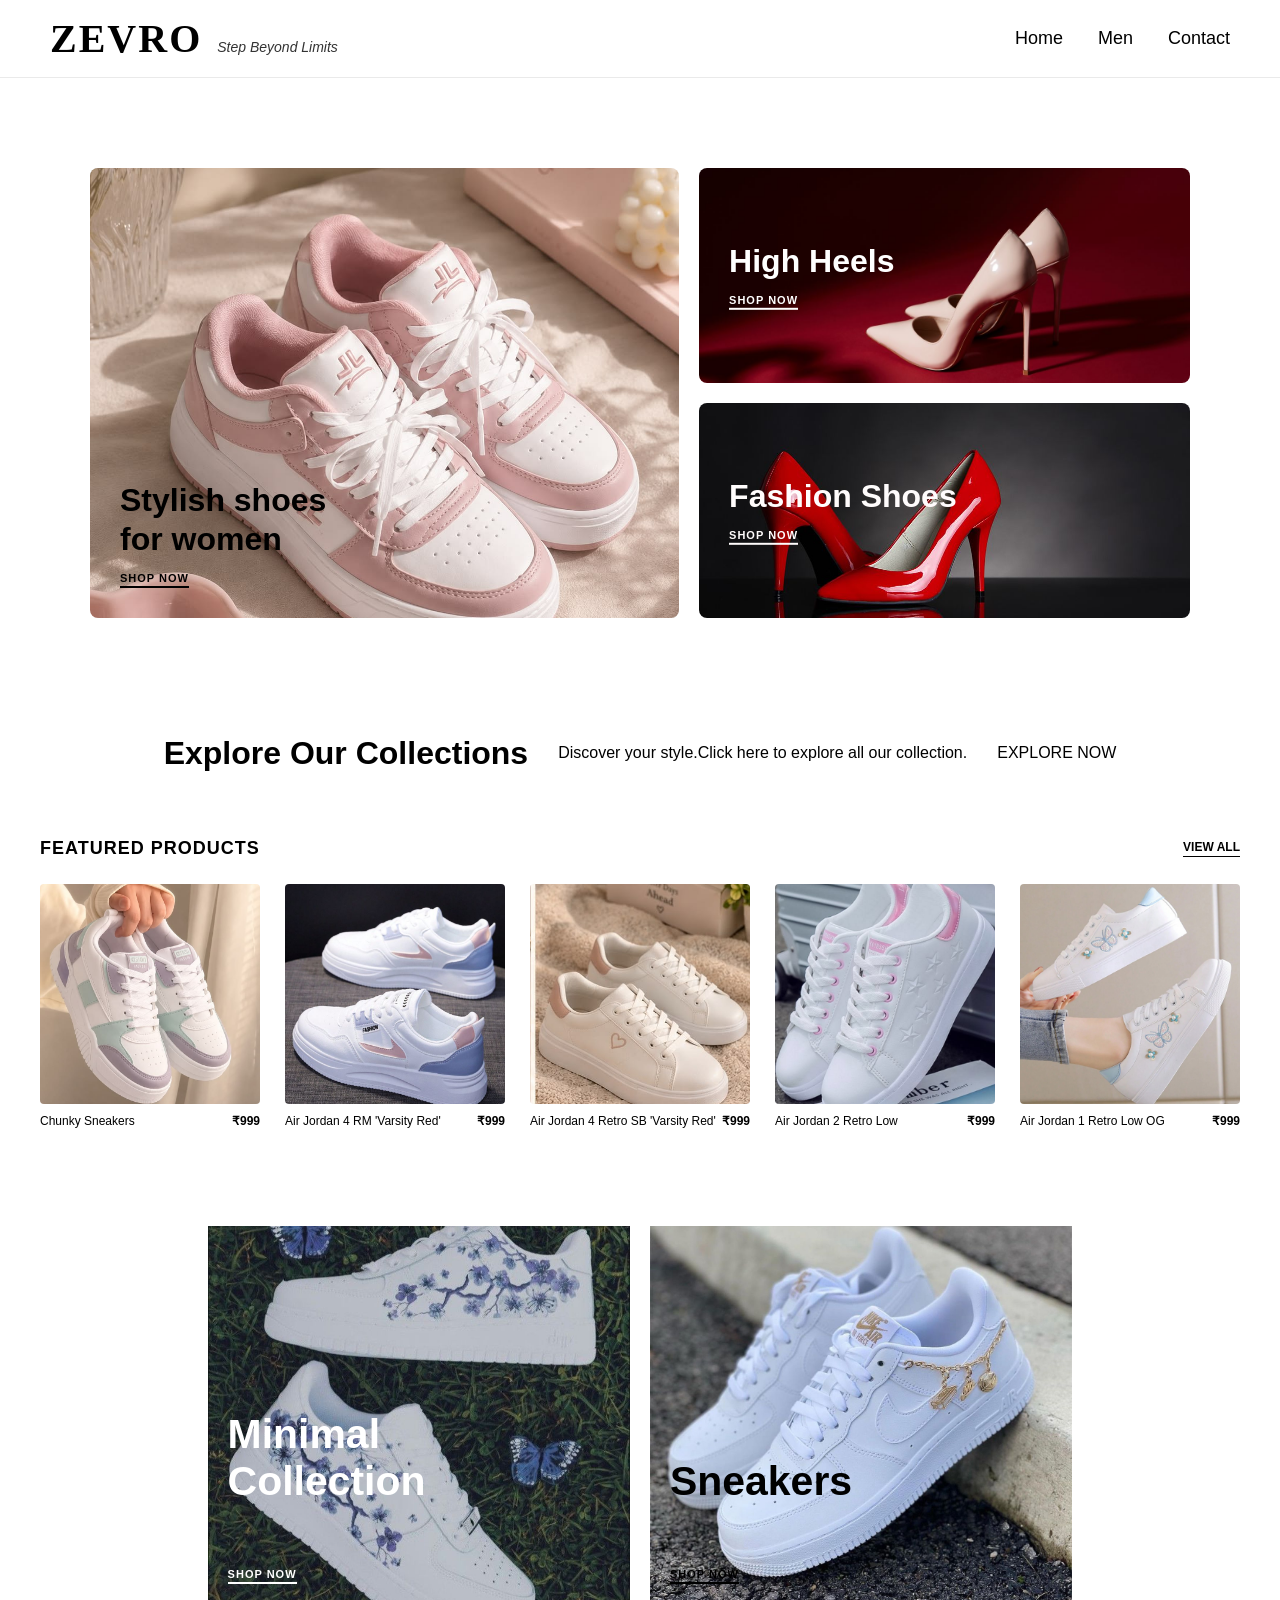
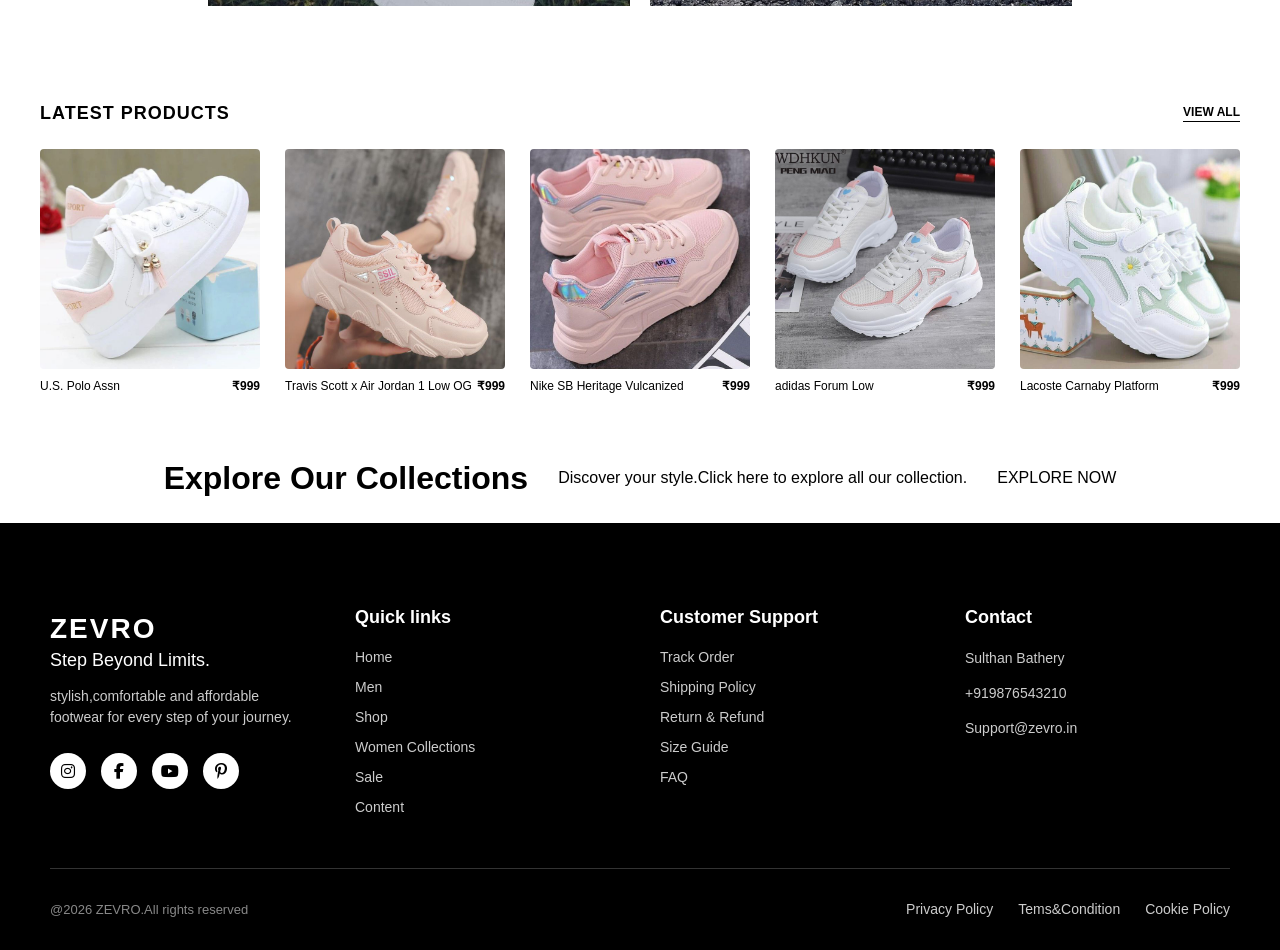
<file: women.html>
<!DOCTYPE html>
<html lang="en">
<head>
    <meta charset="UTF-8">
    <meta name="viewport" content="width=device-width, initial-scale=1.0">
    <title>Document</title>
    <link rel="stylesheet" href="men.css" type="text/css">
    <link rel="stylesheet" href="https://cdnjs.cloudflare.com/ajax/libs/font-awesome/6.4.0/css/all.min.css">
</head>
<body>
    <nav class="navbar">
        <div class="logo-section">
            <h1 class="logo">ZEVRO</h1>
            <span class="tagline">Step Beyond Limits</span>
        </div>
        <ul class="nav-links">
            <li><a href="index.html">Home</a></li>
            <li><a href="men.html">Men</a></li>
            <li><a href="contact.html">Contact</a></li>
        </ul>
    </nav>
    <div class="box">
        <div class="carousel-container">
            <div class="carousel-slide">
                <div class="slide-card left-card">
                    <img src="women1.jpg" alt="Stylish shoes for women">
                    <div class="card-content">
                        <h3>Stylish shoes <br>for women</h3>
                        <a href="shop.html" class="shop-btn">SHOP NOW</a>
                    </div>
                </div>
                <div class="right-column">
                    <div class="slide-card right-top-card">
                        <img src="women23.jpg" alt="Sports Wear">
                        <div class="card-content">
                            <h3>High Heels</h3>
                            <a href="shop.html" class="shop-btn">SHOP NOW</a>
                        </div>
                    </div>
                    <div class="slide-card right-bottom-card">
                        <img src="women33.jpg" alt="Fashion Shoes">
                        <div class="card-content">
                            <h3>Fashion Shoes</h3>
                            <a href="shop.html" class="shop-btn">SHOP NOW</a>
                        </div>
                    </div>
                </div>
            </div>
        </div>
    </div>
    <div class="off">
        <h1>Explore Our Collections</h1>
        <p>Discover your style.Click here to explore all our collection.</p>
        <a href="women-collections.html">EXPLORE NOW</a>
    </div>
    <div class="featured-section">
        <div class="featured-header">
            <h2>FEATURED PRODUCTS</h2>
            <a href="women-collections.html" class="view-all">VIEW ALL</a>
        </div>
        <div class="products-grid">
            <div class="product-item">
                <div class="product-img">
                    <img src="women2.jpg" alt="Running Shoes for women">
                </div>
                <div class="product-footer">
                    <span class="product-title"><a class="product-title-link" href="shop.html">Chunky Sneakers</a></span>
                    <span class="product-price">₹999</span>
                </div>
            </div>
            <div class="product-item">
                <div class="product-img">
                    <img src="women3.jpg" alt="Running Shoes for women">
                </div>
                <div class="product-footer">
                    <span class="product-title"><a class="product-title-link" href="shop.html">Air Jordan 4 RM 'Varsity Red'</a></span>
                    <span class="product-price">₹999</span>
                </div>
            </div>
            <div class="product-item">
                <div class="product-img">
                    <img src="women4.jpg" alt="Running Shoes for women">
                </div>
                <div class="product-footer">
                    <span class="product-title"><a class="product-title-link" href="shop.html">Air Jordan 4 Retro SB 'Varsity Red'</a></span>
                    <span class="product-price">₹999</span>
                </div>
            </div>
            <div class="product-item">
                <div class="product-img">
                    <img src="women5.jpg" alt="Running Shoes for women">
                </div>
                <div class="product-footer">
                    <span class="product-title"><a class="product-title-link" href="shop.html">Air Jordan 2 Retro Low</a></span>
                    <span class="product-price">₹999</span>
                </div>
            </div>
            <div class="product-item">
                <div class="product-img">
                    <img src="women6.jpg" alt="Running Shoes for women">
                </div>
                <div class="product-footer">
                    <span class="product-title"><a class="product-title-link" href="shop.html">Air Jordan 1 Retro Low OG</a></span>
                    <span class="product-price">₹999</span>
                </div>
            </div>
        </div>
    </div>
    <div class="two-boxes">
        <div class="the-box">
            <img class="the-box-photo" src="women7.jpg" alt="">
            <div class="text-in-box">
                <h3>Minimal <br>Collection</h3>
                <a href="shop.html" class="shop-btn">SHOP NOW</a>
            </div>
        </div>
        <div class="the-box">
            <img class="the-box-photo" src="women8.jpg" alt="">
            <div class="text-in-box">
                <h3 style="color: black;">Sneakers</h3>
                <a style="color: black;" href="shop.html" class="shop-btn">SHOP NOW</a>
            </div>
        </div>
    </div>
    <div class="featured-section">
        <div class="featured-header">
            <h2>LATEST PRODUCTS</h2>
            <a href="women-collections.html" class="view-all">VIEW ALL</a>
        </div>
        <div class="products-grid">
            <div class="product-item">
                <div class="product-img">
                    <img src="women9.jpg" alt="Running Shoes for women">
                </div>
                <div class="product-footer">
                    <span class="product-title"><a class="product-title-link" href="shop.html">U.S. Polo Assn</a></span>
                    <span class="product-price">₹999</span>
                </div>
            </div>
            <div class="product-item">
                <div class="product-img">
                    <img src="women10.jpg" alt="Running Shoes for women">
                </div>
                <div class="product-footer">
                    <span class="product-title"><a class="product-title-link" href="shop.html">Travis Scott x Air Jordan 1 Low OG</a></span>
                    <span class="product-price">₹999</span>
                </div>
            </div>
            <div class="product-item">
                <div class="product-img">
                    <img src="women11.jpg" alt="Running Shoes for women">
                </div>
                <div class="product-footer">
                    <span class="product-title"><a class="product-title-link" href="shop.html">Nike SB Heritage Vulcanized</a></span>
                    <span class="product-price">₹999</span>
                </div>
            </div>
            <div class="product-item">
                <div class="product-img">
                    <img src="women13.jpg" alt="Running Shoes for women">
                </div>
                <div class="product-footer">
                    <span class="product-title"><a class="product-title-link" href="shop.html">adidas Forum Low</a></span>
                    <span class="product-price">₹999</span>
                </div>
            </div>
            <div class="product-item">
                <div class="product-img">
                    <img src="women14.jpg" alt="Running Shoes for women">
                </div>
                <div class="product-footer">
                    <span class="product-title"><a class="product-title-link" href="shop.html">Lacoste Carnaby Platform</a></span>
                    <span class="product-price">₹999</span>
                </div>
            </div>
        </div>
    </div>
    <div class="off">
        <h1>Explore Our Collections</h1>
        <p>Discover your style.Click here to explore all our collection.</p>
        <a href="women-collections.html">EXPLORE NOW</a>
    </div>
    <footer class="footer">
    <div class="footer-container">
        <div class="footer-col brand-col">
            <h2>ZEVRO</h2>
            <h3>Step Beyond Limits.</h3>
            <p>stylish,comfortable and affordable footwear for every step of your journey.</p>
            <div class="social-icons">
                <a href="#"><i class="fab fa-instagram"></i></a>
                <a href="#"><i class="fab fa-facebook-f"></i></a>
                <a href="#"><i class="fab fa-youtube"></i></a>
                <a href="#"><i class="fab fa-pinterest-p"></i></a>
            </div>
        </div>
        <div class="footer-col">
            <h4>Quick links</h4>
            <ul>
                <li><a href="index.html">Home</a></li>
                <li><a href="men.html">Men</a></li>
                <li><a href="shop.html">Shop</a></li>
                <li><a href="women-collections.html">Women Collections</a></li>
                <li><a href="#">Sale</a></li>
                <li><a href="contact.html">Content</a></li>
            </ul>
        </div>
        <div class="footer-col">
            <h4>Customer Support</h4>
            <ul>
                <li><a href="#">Track Order</a></li>
                <li><a href="#">Shipping Policy</a></li>
                <li><a href="#">Return & Refund</a></li>
                <li><a href="#">Size Guide</a></li>
                <li><a href="#">FAQ</a></li>
            </ul>
        </div>
        <div class="footer-col">
            <h4>Contact</h4>
            <p class="contact-info">Sulthan Bathery</p>
            <p class="contact-info">+919876543210</p>
            <p class="contact-info">Support@zevro.in</p>
        </div>
    </div>
    <div class="footer-bottom">
        <p>@2026 ZEVRO.All rights reserved</p>
        <div class="footer-bottom-links">
            <a href="#">Privacy Policy</a>
            <a href="#">Tems&Condition</a>
            <a href="#">Cookie Policy</a>
        </div>
    </div>
    </footer>
</body>
</html>
</file>
<file: index.css>
body {
    margin: 0;
    font-family: Arial, sans-serif;
    background-color: #ffffff;
}
.navbar {
    display: flex;
    justify-content: space-between;
    align-items: center;
    padding: 15px 50px;
    background-color: #ffffff;
    border-bottom: 1px solid #eaeaea;
}
.logo-section {
    display: flex;
    align-items: baseline;
    gap: 15px;
}
.logo {
    font-size: 40px;
    font-weight: bold;
    font-family: 'Times New Roman', Times, serif;
    letter-spacing: 2px;
    margin: 0;
}
.tagline {
    font-style: italic;
    font-size: 14px;
    color: #333333;
}
.nav-links {
    list-style: none;
    display: flex;
    gap: 35px;
    margin: 0;
    padding: 0;
}
.nav-links li a {
    text-decoration: none;
    color: #000000;
    font-size: 18px;
    font-weight: 500;
    transition: color 0.3s ease;
}
.nav-links li a:hover {
    color: red;
    text-decoration: underline;
}
.hero {
    position: relative;
    width: 100%;
    height: 600px;
    overflow: hidden;
}
.hero video {
    width: 100%;
    height: 100%;
    object-fit: cover;
}
.hero::after {
    content: "";
    position: absolute;
    inset: 0;
    background: rgba(0, 0, 0, 0.4);
}
.hero-content {
    position: absolute;
    top: 50%;
    left: 50%;
    transform: translate(-50%, -50%);
    z-index: 2;
    text-align: center;
    color: white;
    width: 90%;
}
.hero-content h1 {
    font-family: 'Montserrat', sans-serif;
    font-size: 45px;
    font-weight: bold;
}
.hero-content p {
    font-size: 18px;
    margin-bottom: 25px;
}
.shop-btn {
    display: inline-block;
    background: white;
    color: black;
    padding: 14px 28px;
    text-decoration: none;
    font-weight: bold;
    border-radius: 5px;
}
.shop-btn:hover {
    background: red;
    color: white;
}
.headofdemo{
    font-family:Brush Script MT;
    font-size: 25px;
}
.tagofdemo{
    font-family:Tekton Pro;
    padding-left: 1px;
}
.demo-head{
    width: 100%;
    height: 100px;
    float: left;
    text-align: center;
}
.products-section {
    display: flex;
    justify-content: space-around;
    align-items: flex-start;
    padding: 50px 30px;
    gap: 20px;
    flex-wrap: wrap;
}
.product-card {
    text-align: center;
    max-width: 250px;
}
.product-card img {
    width: 100%;
    height: auto;
    object-fit: contain;
    margin-bottom: 15px;
}
.product-card a {
    font-size: 18px;
    margin: 5px 0;
    font-weight: normal;
    color: #000000;
    text-decoration: none;
}
.product-card p {
    font-size: 16px;
    color: #333333;
    margin: 0;
}
.banner-section {
    background-color: #a81c1c;
    color: #ffffff;
    display: flex;
    align-items: center;
    justify-content: space-between;
    overflow: hidden;
}
.banner-content {
    flex: 1;
    padding: 60px 50px;
    max-width: 50%;
}
.banner-content h2 {
    font-size: 32px;
    margin: 0 0 10px 0;
    letter-spacing: 2px;
}
.banner-content h3 {
    font-size: 24px;
    margin: 0 0 20px 0;
    font-weight: normal;
}
.banner-content p {
    font-size: 15px;
    line-height: 1.6;
    margin-bottom: 40px;
}
.banner-features {
    display: flex;
    gap: 30px;
    font-size: 15px;
    font-weight: 500;
}
.banner-video {
    flex: 1;
    width: 50%;
    height: 100%;
    display: flex;
    justify-content: center;
    align-items: center;
}
.banner-video video {
    width: 100%;
    height: 100%;
    object-fit: cover;
    display: block;
}
.footer {
    background-color: #000000;
    color: #ffffff;
    padding: 60px 50px 20px 50px;
    font-family: Arial, sans-serif;
}
.footer-container {
    display: flex;
    justify-content: space-between;
    flex-wrap: wrap;
    gap: 40px;
    padding-bottom: 40px;
    border-bottom: 1px solid #333333;
}
.footer-col {
    flex: 1;
    min-width: 200px;
}
.brand-col {
    max-width: 350px;
    padding-top: 30px;
}
.footer-col h2 {
    font-size: 28px;
    margin: 0 0 5px 0;
    letter-spacing: 2px;
}
.footer-col h3 {
    font-size: 18px;
    font-weight: normal;
    margin: 0 0 15px 0;
}
.footer-col p {
    font-size: 14px;
    color: #cccccc;
    line-height: 1.5;
    margin-bottom: 25px;
}
.footer-col h4 {
    font-size: 18px;
    margin-bottom: 20px;
    font-weight: bold;
}
.footer-col ul {
    list-style: none;
    padding: 0;
    margin: 0;
}
.footer-col ul li {
    margin-bottom: 12px;
}
.footer-col ul li a, 
.footer-bottom-links a {
    color: #cccccc;
    text-decoration: none;
    font-size: 14px;
    transition: color 0.3s;
}
.footer-col ul li a:hover,
.footer-bottom-links a:hover {
    color: #ffffff;
}
.contact-info {
    margin-bottom: 10px !important;
    color: #cccccc;
    font-size: 14px;
}
.social-icons {
    display: flex;
    gap: 15px;
}
.social-icons a {
    display: flex;
    justify-content: center;
    align-items: center;
    width: 36px;
    height: 36px;
    background-color: #ffffff;
    color: #000000;
    border-radius: 50%;
    text-decoration: none;
    font-size: 16px;
    transition: background-color 0.3s;
}
.social-icons a:hover {
    background-color: #cccccc;
}
.footer-bottom {
    display: flex;
    justify-content: space-between;
    align-items: center;
    padding-top: 20px;
    font-size: 13px;
    color: #888888;
    flex-wrap: wrap;
    gap: 15px;
}
.footer-bottom-links {
    display: flex;
    gap: 25px;
}
</file>
<file: contact.css>
body{
    margin: 0;
    background-color: white;
    color: black;
    font-family: Arial, sans-serif;
}
.navbar{
    display: flex;
    justify-content: space-between;
    align-items: center;
    padding: 15px 50px;
    background-color: white;
    border-bottom: 1px solid #eaeaea;
}
.logo-section{
    display: flex;
    align-items: baseline;
    gap: 15px;
}
.logo{
    font-size: 40px;
    font-weight: bold;
    font-family:  'Times New Roman', Times, serif;
    letter-spacing: 2px;
    margin: 0;
}
.tagline{
    font-style: italic;
    font-size: 14px;
    color: #333333;
}
.nav-links{
    list-style: none;
    display: flex;
    gap: 35px;
    margin: 0;
    padding: 0;
}
.nav-links li a{
    text-decoration: none;
    color: #000000;
    font-size: 18px;
    font-weight: 500;
    transition: color 0.3s ease;
}
.nav-links li a:hover{
    color: red;
    text-decoration: underline;
}
.contact-section {
    display: flex;
    justify-content: space-between;
    align-items: flex-start;
    max-width: 1100px;
    margin: 60px auto;
    padding: 0 20px;
    gap: 50px;
    font-family: Arial, sans-serif;
}

.contact-left {
    flex: 1;
}

.contact-tag {
    color: #111;
    font-size: 12px;
    font-weight: bold;
    letter-spacing: 2px;
    margin-bottom: 15px;
    position: relative;
}

.contact-tag::after {
    content: "";
    position: absolute;
    width: 40px;
    height: 1px;
    background-color: #111;
    top: 50%;
    margin-left: 10px;
}

.contact-left h2 {
    font-size: 38px;
    font-weight: bold;
    margin-top: 0;
    margin-bottom: 15px;
}

.contact-desc {
    font-size: 15px;
    color: #555;
    margin-bottom: 40px;
    line-height: 1.5;
}

.contact-info-list {
    display: flex;
    flex-direction: column;
    gap: 25px;
}

.info-item {
    display: flex;
    align-items: flex-start;
    gap: 20px;
}

.info-icon {
    width: 45px;
    height: 45px;
    background-color: #f2f2f2;
    border-radius: 50%;
    display: flex;
    justify-content: center;
    align-items: center;
    font-size: 18px;
    color: #111;
}

.info-item h4 {
    font-size: 15px;
    margin: 0 0 3px 0;
}

.info-item p {
    font-size: 14px;
    color: #555;
    margin: 0;
}

.contact-right {
    flex: 1.2;
    background-color: #ffffff;
    border: 1px solid #e0e0e0;
    border-radius: 10px;
    padding: 40px;
}

.contact-form h3 {
    font-size: 20px;
    margin-top: 0;
    margin-bottom: 25px;
}

.contact-form .form-group {
    margin-bottom: 20px;
}

.contact-form input,
.contact-form textarea {
    width: 100%;
    padding: 14px 15px;
    border: 1px solid #dcdcdc;
    border-radius: 6px;
    font-size: 14px;
    box-sizing: border-box;
    outline: none;
    transition: border-color 0.2s;
}

.contact-form input:focus,
.contact-form textarea:focus {
    border-color: #000;
}

.send-btn {
    width: 100%;
    background-color: #111111;
    color: #ffffff;
    border: none;
    border-radius: 6px;
    padding: 14px;
    font-size: 15px;
    font-weight: bold;
    cursor: pointer;
    transition: background-color 0.2s;
}

.send-btn:hover {
    background-color: #333333;
}
.footer {
    background-color: #000000;
    color: #ffffff;
    padding: 60px 50px 20px 50px;
    font-family: Arial, sans-serif;
}
.footer-container {
    display: flex;
    justify-content: space-between;
    flex-wrap: wrap;
    gap: 40px;
    padding-bottom: 40px;
    border-bottom: 1px solid #333333;
}
.footer-col {
    flex: 1;
    min-width: 200px;
}
.brand-col {
    max-width: 350px;
    padding-top: 30px;
}
.footer-col h2 {
    font-size: 28px;
    margin: 0 0 5px 0;
    letter-spacing: 2px;
}
.footer-col h3 {
    font-size: 18px;
    font-weight: normal;
    margin: 0 0 15px 0;
}
.footer-col p {
    font-size: 14px;
    color: #cccccc;
    line-height: 1.5;
    margin-bottom: 25px;
}
.footer-col h4 {
    font-size: 18px;
    margin-bottom: 20px;
    font-weight: bold;
}
.footer-col ul {
    list-style: none;
    padding: 0;
    margin: 0;
}
.footer-col ul li {
    margin-bottom: 12px;
}
.footer-col ul li a, 
.footer-bottom-links a {
    color: #cccccc;
    text-decoration: none;
    font-size: 14px;
    transition: color 0.3s;
}
.footer-col ul li a:hover,
.footer-bottom-links a:hover {
    color: #ffffff;
}
.contact-info {
    margin-bottom: 10px !important;
    color: #cccccc;
    font-size: 14px;
}
.social-icons {
    display: flex;
    gap: 15px;
}
.social-icons a {
    display: flex;
    justify-content: center;
    align-items: center;
    width: 36px;
    height: 36px;
    background-color: #ffffff;
    color: #000000;
    border-radius: 50%;
    text-decoration: none;
    font-size: 16px;
    transition: background-color 0.3s;
}
.social-icons a:hover {
    background-color: #cccccc;
}
.footer-bottom {
    display: flex;
    justify-content: space-between;
    align-items: center;
    padding-top: 20px;
    font-size: 13px;
    color: #888888;
    flex-wrap: wrap;
    gap: 15px;
}
.footer-bottom-links {
    display: flex;
    gap: 25px;
}
</file>
<file: collections.css>
.navbar {
    display: flex;
    justify-content: space-between;
    align-items: center;
    padding: 15px 50px;
    background-color: #ffffff;
    border-bottom: 1px solid #eaeaea;
}
.logo-section {
    display: flex;
    align-items: baseline;
    gap: 15px;
}
.logo {
    font-size: 40px;
    font-weight: bold;
    font-family: 'Times New Roman', Times, serif;
    letter-spacing: 2px;
    margin: 0;
}
.tagline {
    font-style: italic;
    font-size: 14px;
    color: #333333;
}
.nav-links {
    list-style: none;
    display: flex;
    gap: 35px;
    margin: 0;
    padding: 0;
}
.nav-links li a {
    text-decoration: none;
    color: #000000;
    font-size: 18px;
    font-weight: 500;
    transition: color 0.3s ease;
}
.nav-links li a:hover {
    color: red;
    text-decoration: underline;
}
.featured-section {
    max-width: 1200px;
    margin: 40px auto;
    padding: 0 20px;
}
.products-grid {
    display: flex;
    gap: 20px;
    justify-content: space-between;
    flex-wrap: wrap;
}
.product-item {
    flex: 1;
    min-width: 180px;
    max-width: 220px;
    display: flex;
    flex-direction: column;
}
.product-img {
    background-color: #f2f2f2;
    border-radius: 4px;
    overflow: hidden;
    height: 220px;
    display: flex;
    justify-content: center;
    align-items: center;
    margin-bottom: 10px;
}
.product-img img {
    width: 100%;
    height: 100%;
    object-fit: cover;
}
.product-footer {
    display: flex;
    justify-content: space-between;
    align-items: center;
}
.product-title {
    font-size: 12px;
    color: #333333;
}
.product-title-link{
    text-decoration: none;
    color: #000000;
}
.product-price {
    font-size: 12px;
    font-weight: bold;
    color: #000000;
}
.footer {
    background-color: #000000;
    color: #ffffff;
    padding: 60px 50px 20px 50px;
    font-family: Arial, sans-serif;
}
.footer-container {
    display: flex;
    justify-content: space-between;
    flex-wrap: wrap;
    gap: 40px;
    padding-bottom: 40px;
    border-bottom: 1px solid #333333;
}
.footer-col {
    flex: 1;
    min-width: 200px;
}
.brand-col {
    max-width: 350px;
    padding-top: 30px;
}
.footer-col h2 {
    font-size: 28px;
    margin: 0 0 5px 0;
    letter-spacing: 2px;
}
.footer-col h3 {
    font-size: 18px;
    font-weight: normal;
    margin: 0 0 15px 0;
}
.footer-col p {
    font-size: 14px;
    color: #cccccc;
    line-height: 1.5;
    margin-bottom: 25px;
}
.footer-col h4 {
    font-size: 18px;
    margin-bottom: 20px;
    font-weight: bold;
}
.footer-col ul {
    list-style: none;
    padding: 0;
    margin: 0;
}
.footer-col ul li {
    margin-bottom: 12px;
}
.footer-col ul li a, 
.footer-bottom-links a {
    color: #cccccc;
    text-decoration: none;
    font-size: 14px;
    transition: color 0.3s;
}
.footer-col ul li a:hover,
.footer-bottom-links a:hover {
    color: #ffffff;
}
.contact-info {
    margin-bottom: 10px !important;
    color: #cccccc;
    font-size: 14px;
}
.social-icons {
    display: flex;
    gap: 15px;
}
.social-icons a {
    display: flex;
    justify-content: center;
    align-items: center;
    width: 36px;
    height: 36px;
    background-color: #ffffff;
    color: #000000;
    border-radius: 50%;
    text-decoration: none;
    font-size: 16px;
    transition: background-color 0.3s;
}
.social-icons a:hover {
    background-color: #cccccc;
}
.footer-bottom {
    display: flex;
    justify-content: space-between;
    align-items: center;
    padding-top: 20px;
    font-size: 13px;
    color: #888888;
    flex-wrap: wrap;
    gap: 15px;
}
.footer-bottom-links {
    display: flex;
    gap: 25px;
}
</file>
<file: men.css>
body {
    margin: 0;
    font-family: Arial, sans-serif;
}
.navbar {
    display: flex;
    justify-content: space-between;
    align-items: center;
    padding: 15px 50px;
    background-color: #ffffff;
    border-bottom: 1px solid #eaeaea;
}
.logo-section {
    display: flex;
    align-items: baseline;
    gap: 15px;
}
.logo {
    font-size: 40px;
    font-weight: bold;
    font-family: 'Times New Roman', Times, serif;
    letter-spacing: 2px;
    margin: 0;
}
.tagline {
    font-style: italic;
    font-size: 14px;
    color: #333333;
}
.nav-links {
    list-style: none;
    display: flex;
    gap: 35px;
    margin: 0;
    padding: 0;
}
.nav-links li a {
    text-decoration: none;
    color: #000000;
    font-size: 18px;
    font-weight: 500;
    transition: color 0.3s ease;
}
.nav-links li a:hover {
    color: red;
    text-decoration: underline;
}
.box{
    margin: 0;
    font-family: Arial, sans-serif;
    display: flex;
    justify-content: center;
    align-items: center;
    height: 70vh;
}
.carousel-container {
    width: 90%;
    max-width: 1100px;
    margin: auto;
}
.carousel-slide {
    display: flex;
    gap: 20px;
}
.slide-card {
    position: relative;
    border-radius: 8px;
    overflow: hidden;
    background-color: #e0e0e0;
}
.slide-card img {
    width: 100%;
    height: 100%;
    object-fit: cover;
    display: block;
}
.left-card {
    flex: 1.2;
    height: 450px;
}
.left-card .card-content {
    position: absolute;
    bottom: 30px;
    left: 30px;
    color: #000000;
}
.right-column {
    flex: 1;
    display: flex;
    flex-direction: column;
    gap: 20px;
    height: 450px;
}
.right-top-card {
    flex: 1;
    background-color: #c91c1c;
}
.right-top-card .card-content {
    position: absolute;
    top: 50%;
    left: 30px;
    transform: translateY(-50%);
    color: #ffffff;
}
.right-bottom-card {
    flex: 1;
    background-color: #ffffff;
}
.right-bottom-card .card-content {
    position: absolute;
    top: 50%;
    left: 30px;
    transform: translateY(-50%);
    color: #fffcfc;
}
.card-content h3 {
    font-size: 32px;
    font-weight: bold;
    margin: 0 0 10px 0;
    line-height: 1.2;
}
.shop-btn {
    display: inline-block;
    font-size: 11px;
    font-weight: bold;
    text-decoration: none;
    color: inherit;
    border-bottom: 2px solid currentColor;
    padding-bottom: 2px;
    letter-spacing: 1px;
}
.off{
    display: flex;
    align-items: center;
    justify-content: center;
    min-height: 10vh;
    gap: 30px;
}
.off a{
    text-decoration: none;
    color: black;
}
.off a:hover{
    color: rgb(34, 31, 31);
    text-decoration: underline;
}
.featured-section {
    max-width: 1200px;
    margin: 40px auto;
    padding: 0 20px;
}
.featured-header {
    display: flex;
    justify-content: space-between;
    align-items: center;
    margin-bottom: 25px;
}
.featured-header h2 {
    font-size: 18px;
    font-weight: bold;
    letter-spacing: 1px;
    margin: 0;
    color: #000000;
}
.view-all {
    font-size: 12px;
    font-weight: bold;
    color: #000000;
    text-decoration: none;
    border-bottom: 1px solid #000000;
    padding-bottom: 2px;
}
.products-grid {
    display: flex;
    gap: 20px;
    justify-content: space-between;
    flex-wrap: wrap;
}
.product-item {
    flex: 1;
    min-width: 180px;
    max-width: 220px;
    display: flex;
    flex-direction: column;
}
.product-img {
    background-color: #f2f2f2;
    border-radius: 4px;
    overflow: hidden;
    height: 220px;
    display: flex;
    justify-content: center;
    align-items: center;
    margin-bottom: 10px;
}
.product-img img {
    width: 100%;
    height: 100%;
    object-fit: cover;
}
.product-footer {
    display: flex;
    justify-content: space-between;
    align-items: center;
}
.product-title {
    font-size: 12px;
    color: #333333;
}
.product-title-link{
    text-decoration: none;
    color: #000000;
}
.product-price {
    font-size: 12px;
    font-weight: bold;
    color: #000000;
}
.two-boxes{
    min-height: 55vh;
    justify-content: center;
    align-items: center;
    display: flex;
    gap: 20px;
}
.the-box{
    width: 33%;
    height: 380px;
    position: relative;
}
.the-box-photo{
    height: 100%;
    width: 100%;
    object-fit: cover;
    display: block;
}
.text-in-box{
    position: absolute;
    bottom: 20px;
    left: 20px;
    z-index: 10;
    color: #ffffff;
    font-size: 35px;
}
.footer {
    background-color: #000000;
    color: #ffffff;
    padding: 60px 50px 20px 50px;
    font-family: Arial, sans-serif;
}
.footer-container {
    display: flex;
    justify-content: space-between;
    flex-wrap: wrap;
    gap: 40px;
    padding-bottom: 40px;
    border-bottom: 1px solid #333333;
}
.footer-col {
    flex: 1;
    min-width: 200px;
}
.brand-col {
    max-width: 350px;
    padding-top: 30px;
}
.footer-col h2 {
    font-size: 28px;
    margin: 0 0 5px 0;
    letter-spacing: 2px;
}
.footer-col h3 {
    font-size: 18px;
    font-weight: normal;
    margin: 0 0 15px 0;
}
.footer-col p {
    font-size: 14px;
    color: #cccccc;
    line-height: 1.5;
    margin-bottom: 25px;
}
.footer-col h4 {
    font-size: 18px;
    margin-bottom: 20px;
    font-weight: bold;
}
.footer-col ul {
    list-style: none;
    padding: 0;
    margin: 0;
}
.footer-col ul li {
    margin-bottom: 12px;
}
.footer-col ul li a, 
.footer-bottom-links a {
    color: #cccccc;
    text-decoration: none;
    font-size: 14px;
    transition: color 0.3s;
}
.footer-col ul li a:hover,
.footer-bottom-links a:hover {
    color: #ffffff;
}
.contact-info {
    margin-bottom: 10px !important;
    color: #cccccc;
    font-size: 14px;
}
.social-icons {
    display: flex;
    gap: 15px;
}
.social-icons a {
    display: flex;
    justify-content: center;
    align-items: center;
    width: 36px;
    height: 36px;
    background-color: #ffffff;
    color: #000000;
    border-radius: 50%;
    text-decoration: none;
    font-size: 16px;
    transition: background-color 0.3s;
}
.social-icons a:hover {
    background-color: #cccccc;
}
.footer-bottom {
    display: flex;
    justify-content: space-between;
    align-items: center;
    padding-top: 20px;
    font-size: 13px;
    color: #888888;
    flex-wrap: wrap;
    gap: 15px;
}
.footer-bottom-links {
    display: flex;
    gap: 25px;
}
</file>
<file: shop.css>
body {
    margin: 0;
    font-family: Arial, sans-serif;
    background-color: #f9f9f9;
    color: #111111;
}
.navbar {
    display: flex;
    justify-content: space-between;
    align-items: center;
    padding: 15px 50px;
    background-color: #ffffff;
    border-bottom: 1px solid #eaeaea;
}
.logo-section {
    display: flex;
    align-items: baseline;
    gap: 15px;
}
.logo {
    font-size: 40px;
    font-weight: bold;
    font-family: 'Times New Roman', Times, serif;
    letter-spacing: 2px;
    margin: 0;
}
.tagline {
    font-style: italic;
    font-size: 14px;
    color: #333333;
}
.nav-links {
    list-style: none;
    display: flex;
    gap: 35px;
    margin: 0;
    padding: 0;
}
.nav-links li a {
    text-decoration: none;
    color: #000000;
    font-size: 18px;
    font-weight: 500;
    transition: color 0.3s ease;
}
.nav-links li a:hover {
    color: red;
    text-decoration: underline;
}

.order-section {
    display: flex;
    justify-content: space-between;
    align-items: flex-start;
    max-width: 1100px;
    margin: 60px auto;
    padding: 0 20px;
    gap: 50px;
}

.order-left {
    flex: 1;
    padding-top: 20px;
}

.order-tag {
    color: #d93838;
    font-size: 12px;
    font-weight: bold;
    letter-spacing: 2px;
    margin-bottom: 15px;
    position: relative;
}

.order-tag::after {
    content: "";
    position: absolute;
    width: 40px;
    height: 1px;
    background-color: #d93838;
    top: 50%;
    margin-left: 10px;
}

.order-left h2 {
    font-size: 36px;
    font-weight: bold;
    line-height: 1.2;
    margin-top: 0;
    margin-bottom: 20px;
}

.order-desc {
    font-size: 15px;
    color: #555555;
    line-height: 1.5;
    margin-bottom: 40px;
    max-width: 400px;
}

.features-list {
    display: flex;
    flex-direction: column;
    gap: 30px;
}

.feature-item {
    display: flex;
    align-items: center;
    gap: 20px;
}

.feature-icon {
    width: 50px;
    height: 50px;
    background-color: #eeeeee;
    border-radius: 50%;
    display: flex;
    justify-content: center;
    align-items: center;
    font-size: 20px;
    color: #222222;
}

.feature-item h4 {
    font-size: 15px;
    margin: 0 0 3px 0;
}

.feature-item p {
    font-size: 13px;
    color: #666666;
    margin: 0;
}

.order-right {
    flex: 1.2;
    background-color: #ffffff;
    border: 1px solid #e0e0e0;
    border-radius: 12px;
    padding: 40px;
    box-shadow: 0 4px 20px rgba(0, 0, 0, 0.03);
}

.order-form h3 {
    font-size: 20px;
    margin-top: 0;
    margin-bottom: 25px;
}

.form-group {
    margin-bottom: 20px;
}

.form-group label {
    display: block;
    font-size: 13px;
    font-weight: bold;
    margin-bottom: 8px;
    color: #222222;
}

.form-group input,
.form-group select,
.form-group textarea {
    width: 100%;
    padding: 12px 15px;
    border: 1px solid #dcdcdc;
    border-radius: 6px;
    font-size: 14px;
    background-color: #ffffff;
    box-sizing: border-box;
    outline: none;
    transition: border-color 0.2s;
}

.form-group input:focus,
.form-group select:focus,
.form-group textarea:focus {
    border-color: #25d366;
}

.form-row {
    display: flex;
    gap: 15px;
}

.form-group.half {
    flex: 1;
}

.whatsapp-btn {
    width: 100%;
    background-color: #00ba51;
    color: #ffffff;
    border: none;
    border-radius: 6px;
    padding: 14px;
    font-size: 15px;
    font-weight: bold;
    cursor: pointer;
    display: flex;
    justify-content: center;
    align-items: center;
    gap: 10px;
    transition: background-color 0.2s;
    margin-top: 10px;
}

.whatsapp-btn:hover {
    background-color: #029a42;
}

.form-footer-text {
    text-align: center;
    font-size: 12px;
    color: #777777;
    margin-top: 20px;
}

.footer {
    background-color: #000000;
    color: #ffffff;
    padding: 60px 50px 20px 50px;
    font-family: Arial, sans-serif;
}
.footer-container {
    display: flex;
    justify-content: space-between;
    flex-wrap: wrap;
    gap: 40px;
    padding-bottom: 40px;
    border-bottom: 1px solid #333333;
}
.footer-col {
    flex: 1;
    min-width: 200px;
}
.brand-col {
    max-width: 350px;
    padding-top: 30px;
}
.footer-col h2 {
    font-size: 28px;
    margin: 0 0 5px 0;
    letter-spacing: 2px;
}
.footer-col h3 {
    font-size: 18px;
    font-weight: normal;
    margin: 0 0 15px 0;
}
.footer-col p {
    font-size: 14px;
    color: #cccccc;
    line-height: 1.5;
    margin-bottom: 25px;
}
.footer-col h4 {
    font-size: 18px;
    margin-bottom: 20px;
    font-weight: bold;
}
.footer-col ul {
    list-style: none;
    padding: 0;
    margin: 0;
}
.footer-col ul li {
    margin-bottom: 12px;
}
.footer-col ul li a, 
.footer-bottom-links a {
    color: #cccccc;
    text-decoration: none;
    font-size: 14px;
    transition: color 0.3s;
}
.footer-col ul li a:hover,
.footer-bottom-links a:hover {
    color: #ffffff;
}
.contact-info {
    margin-bottom: 10px !important;
    color: #cccccc;
    font-size: 14px;
}
.social-icons {
    display: flex;
    gap: 15px;
}
.social-icons a {
    display: flex;
    justify-content: center;
    align-items: center;
    width: 36px;
    height: 36px;
    background-color: #ffffff;
    color: #000000;
    border-radius: 50%;
    text-decoration: none;
    font-size: 16px;
    transition: background-color 0.3s;
}
.social-icons a:hover {
    background-color: #cccccc;
}
.footer-bottom {
    display: flex;
    justify-content: space-between;
    align-items: center;
    padding-top: 20px;
    font-size: 13px;
    color: #888888;
    flex-wrap: wrap;
    gap: 15px;
}
.footer-bottom-links {
    display: flex;
    gap: 25px;
}
</file>
